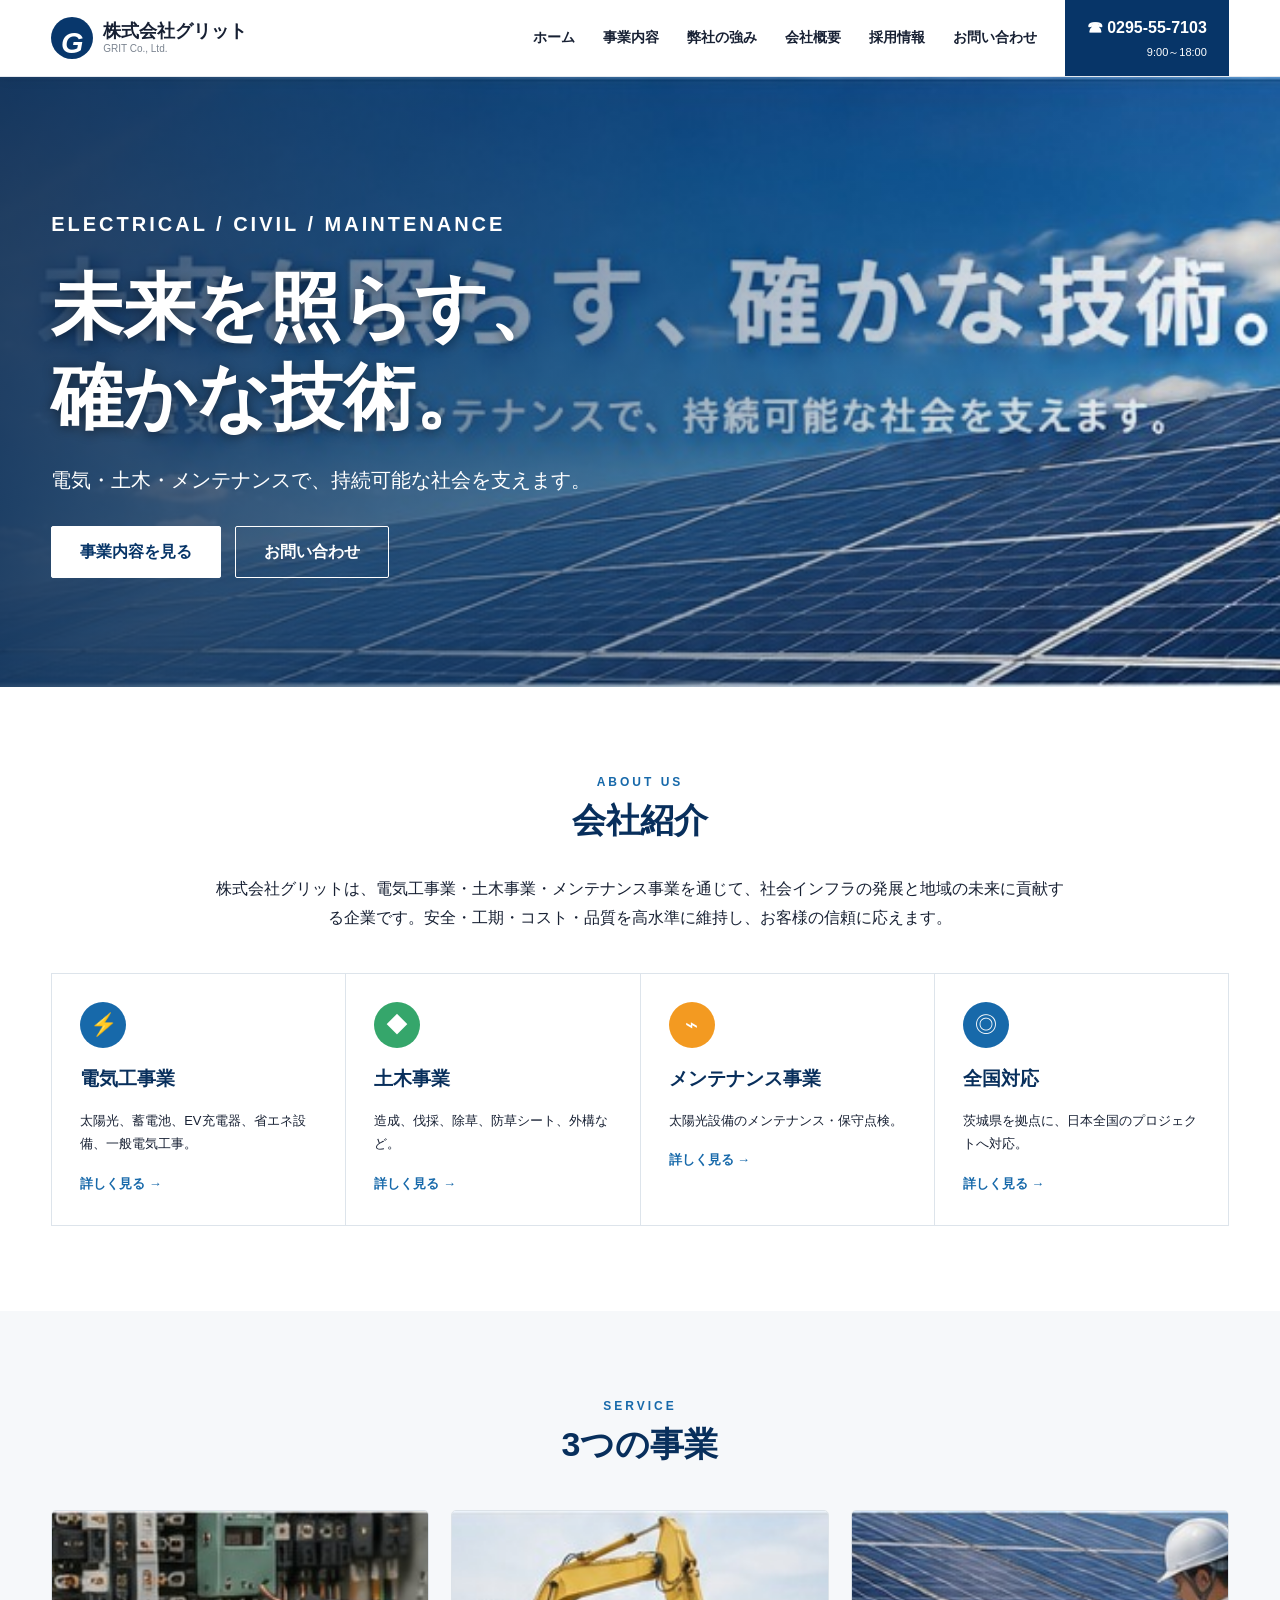
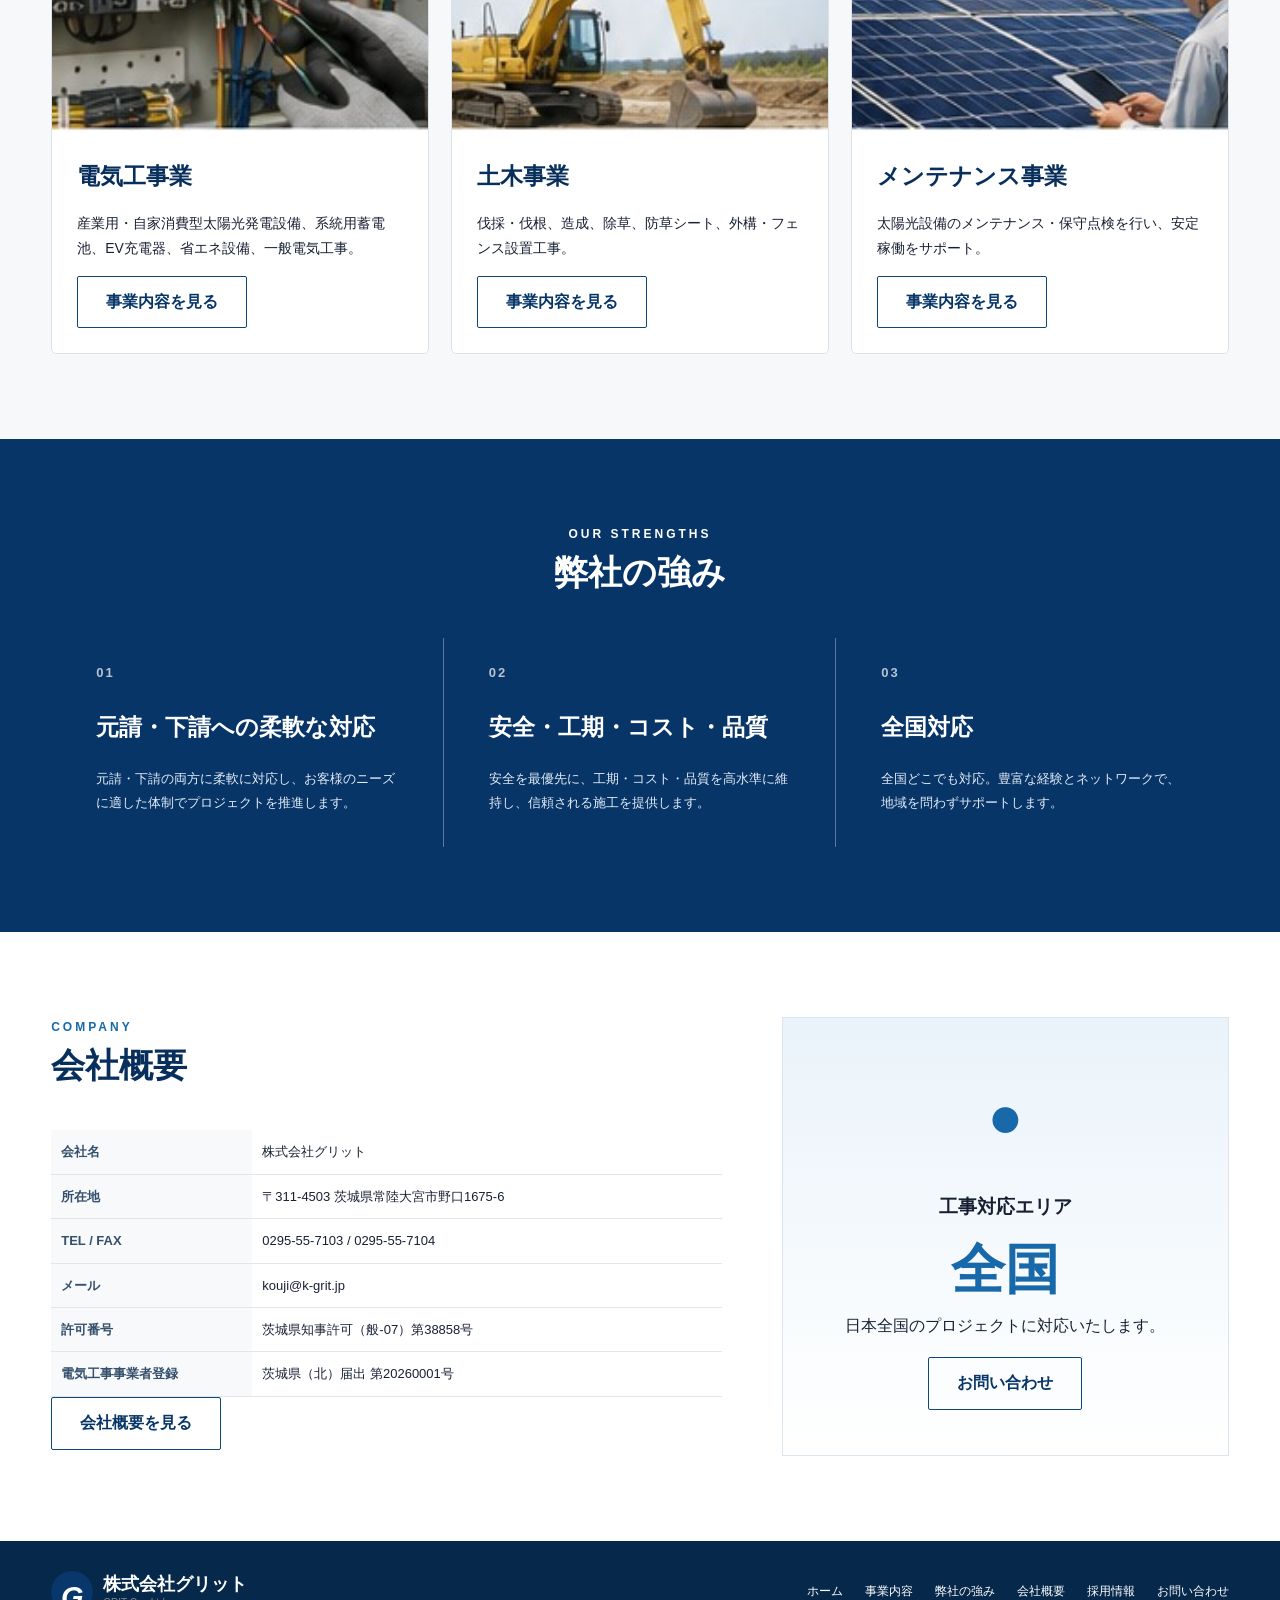
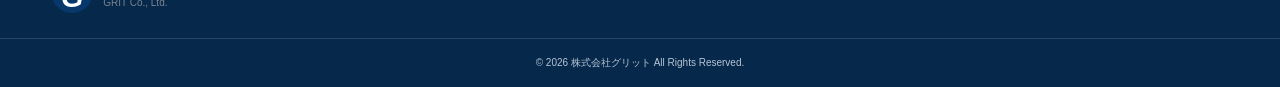
<file: index.html>
<!doctype html>
<html lang="ja">
    <head>
        <meta charset="utf-8" />
        <meta name="viewport" content="width=device-width,initial-scale=1" />
        <meta name="description" content="株式会社グリット｜電気工事・土木事業・メンテナンス。全国対応。" />
        <title>株式会社グリット｜ホーム</title>
        <link rel="stylesheet" href="style.css" />
    </head>
    <body>
        <header class="header">
            <div class="container nav">
                <a class="logo" href="index.html">
                    <span class="logo-mark">G</span>
                    <span>
                        <b>株式会社グリット</b>
                        <small>GRIT Co., Ltd.</small>
                    </span>
                </a>
                <button class="menu-btn">☰</button>
                <nav id="navMenu">
                    <a href="index.html">ホーム</a>
                    <a href="services.html">事業内容</a>
                    <a href="strengths.html">弊社の強み</a>
                    <a href="company.html">会社概要</a>
                    <a href="recruit.html">採用情報</a>
                    <a href="contact.html">お問い合わせ</a>
                </nav>
                <a class="header-tel" href="tel:0295557103">
                    ☎ 0295-55-7103
                    <small>9:00～18:00</small>
                </a>
            </div>
        </header>
        <section class="hero">
            <div class="container hero-content">
                <p class="eyebrow">ELECTRICAL / CIVIL / MAINTENANCE</p>
                <h1>
                    未来を照らす、
                    <br />
                    確かな技術。
                </h1>
                <p>電気・土木・メンテナンスで、持続可能な社会を支えます。</p>
                <div class="buttons">
                    <a class="btn light" href="services.html">事業内容を見る</a>
                    <a class="btn" href="contact.html" style="color:#fff;border-color:#fff">お問い合わせ</a>
                </div>
            </div>
        </section>
        <section class="section">
            <div class="container">
                <div class="section-head">
                    <span>ABOUT US</span>
                    <h2>会社紹介</h2>
                </div>
                <p class="lead">
                    株式会社グリットは、電気工事業・土木事業・メンテナンス事業を通じて、社会インフラの発展と地域の未来に貢献する企業です。安全・工期・コスト・品質を高水準に維持し、お客様の信頼に応えます。
                </p>
                <div class="quick-grid">
                    <article>
                        <div class="icon">⚡</div>
                        <h3>電気工事業</h3>
                        <p>太陽光、蓄電池、EV充電器、省エネ設備、一般電気工事。</p>
                        <a href="services.html">詳しく見る →</a>
                    </article>
                    <article>
                        <div class="icon green">◆</div>
                        <h3>土木事業</h3>
                        <p>造成、伐採、除草、防草シート、外構など。</p>
                        <a href="services.html">詳しく見る →</a>
                    </article>
                    <article>
                        <div class="icon orange">⌁</div>
                        <h3>メンテナンス事業</h3>
                        <p>太陽光設備のメンテナンス・保守点検。</p>
                        <a href="services.html">詳しく見る →</a>
                    </article>
                    <article>
                        <div class="icon">◎</div>
                        <h3>全国対応</h3>
                        <p>茨城県を拠点に、日本全国のプロジェクトへ対応。</p>
                        <a href="strengths.html">詳しく見る →</a>
                    </article>
                </div>
            </div>
        </section>
        <section class="section alt">
            <div class="container">
                <div class="section-head">
                    <span>SERVICE</span>
                    <h2>3つの事業</h2>
                </div>
                <div class="cards">
                    <article class="service-card">
                        <img src="images/electrical.jpg" alt="電気工事" />
                        <div>
                            <h3>電気工事業</h3>
                            <p>産業用・自家消費型太陽光発電設備、系統用蓄電池、EV充電器、省エネ設備、一般電気工事。</p>
                            <a class="btn outline" href="services.html">事業内容を見る</a>
                        </div>
                    </article>
                    <article class="service-card">
                        <img src="images/civil.jpg" alt="土木工事" />
                        <div>
                            <h3>土木事業</h3>
                            <p>伐採・伐根、造成、除草、防草シート、外構・フェンス設置工事。</p>
                            <a class="btn outline" href="services.html">事業内容を見る</a>
                        </div>
                    </article>
                    <article class="service-card">
                        <img src="images/maintenance.jpg" alt="太陽光メンテナンス" />
                        <div>
                            <h3>メンテナンス事業</h3>
                            <p>太陽光設備のメンテナンス・保守点検を行い、安定稼働をサポート。</p>
                            <a class="btn outline" href="services.html">事業内容を見る</a>
                        </div>
                    </article>
                </div>
            </div>
        </section>
        <section class="section strength">
            <div class="container">
                <div class="section-head light">
                    <span>OUR STRENGTHS</span>
                    <h2>弊社の強み</h2>
                </div>
                <div class="strength-grid">
                    <article>
                        <b>01</b>
                        <h3>元請・下請への柔軟な対応</h3>
                        <p>元請・下請の両方に柔軟に対応し、お客様のニーズに適した体制でプロジェクトを推進します。</p>
                    </article>
                    <article>
                        <b>02</b>
                        <h3>安全・工期・コスト・品質</h3>
                        <p>安全を最優先に、工期・コスト・品質を高水準に維持し、信頼される施工を提供します。</p>
                    </article>
                    <article>
                        <b>03</b>
                        <h3>全国対応</h3>
                        <p>全国どこでも対応。豊富な経験とネットワークで、地域を問わずサポートします。</p>
                    </article>
                </div>
            </div>
        </section>
        <section class="section">
            <div class="container two-col">
                <div>
                    <div class="section-head left">
                        <span>COMPANY</span>
                        <h2>会社概要</h2>
                    </div>
                    <table class="company-table">
                        <tr>
                            <th>会社名</th>
                            <td>株式会社グリット</td>
                        </tr>
                        <tr>
                            <th>所在地</th>
                            <td>〒311-4503 茨城県常陸大宮市野口1675-6</td>
                        </tr>
                        <tr>
                            <th>TEL / FAX</th>
                            <td>0295-55-7103 / 0295-55-7104</td>
                        </tr>
                        <tr>
                            <th>メール</th>
                            <td>kouji@k-grit.jp</td>
                        </tr>
                        <tr>
                            <th>許可番号</th>
                            <td>茨城県知事許可（般-07）第38858号</td>
                        </tr>
                        <tr>
                            <th>電気工事事業者登録</th>
                            <td>茨城県（北）届出 第20260001号</td>
                        </tr>
                    </table>
                    <a class="btn outline" href="company.html">会社概要を見る</a>
                </div>
                <div class="map-box">
                    <div class="map-pin">●</div>
                    <h3>工事対応エリア</h3>
                    <strong>全国</strong>
                    <p>日本全国のプロジェクトに対応いたします。</p>
                    <a class="btn outline" href="contact.html">お問い合わせ</a>
                </div>
            </div>
        </section>
        <footer>
            <div class="container footer">
                <div class="logo">
                    <span class="logo-mark">G</span>
                    <span>
                        <b>株式会社グリット</b>
                        <small>GRIT Co., Ltd.</small>
                    </span>
                </div>
                <div class="footer-nav">
                    <a href="index.html">ホーム</a>
                    <a href="services.html">事業内容</a>
                    <a href="strengths.html">弊社の強み</a>
                    <a href="company.html">会社概要</a>
                    <a href="recruit.html">採用情報</a>
                    <a href="contact.html">お問い合わせ</a>
                </div>
            </div>
            <p class="copyright">© 2026 株式会社グリット All Rights Reserved.</p>
        </footer>
        <script src="script.js"></script>
    </body>
</html>
</file>
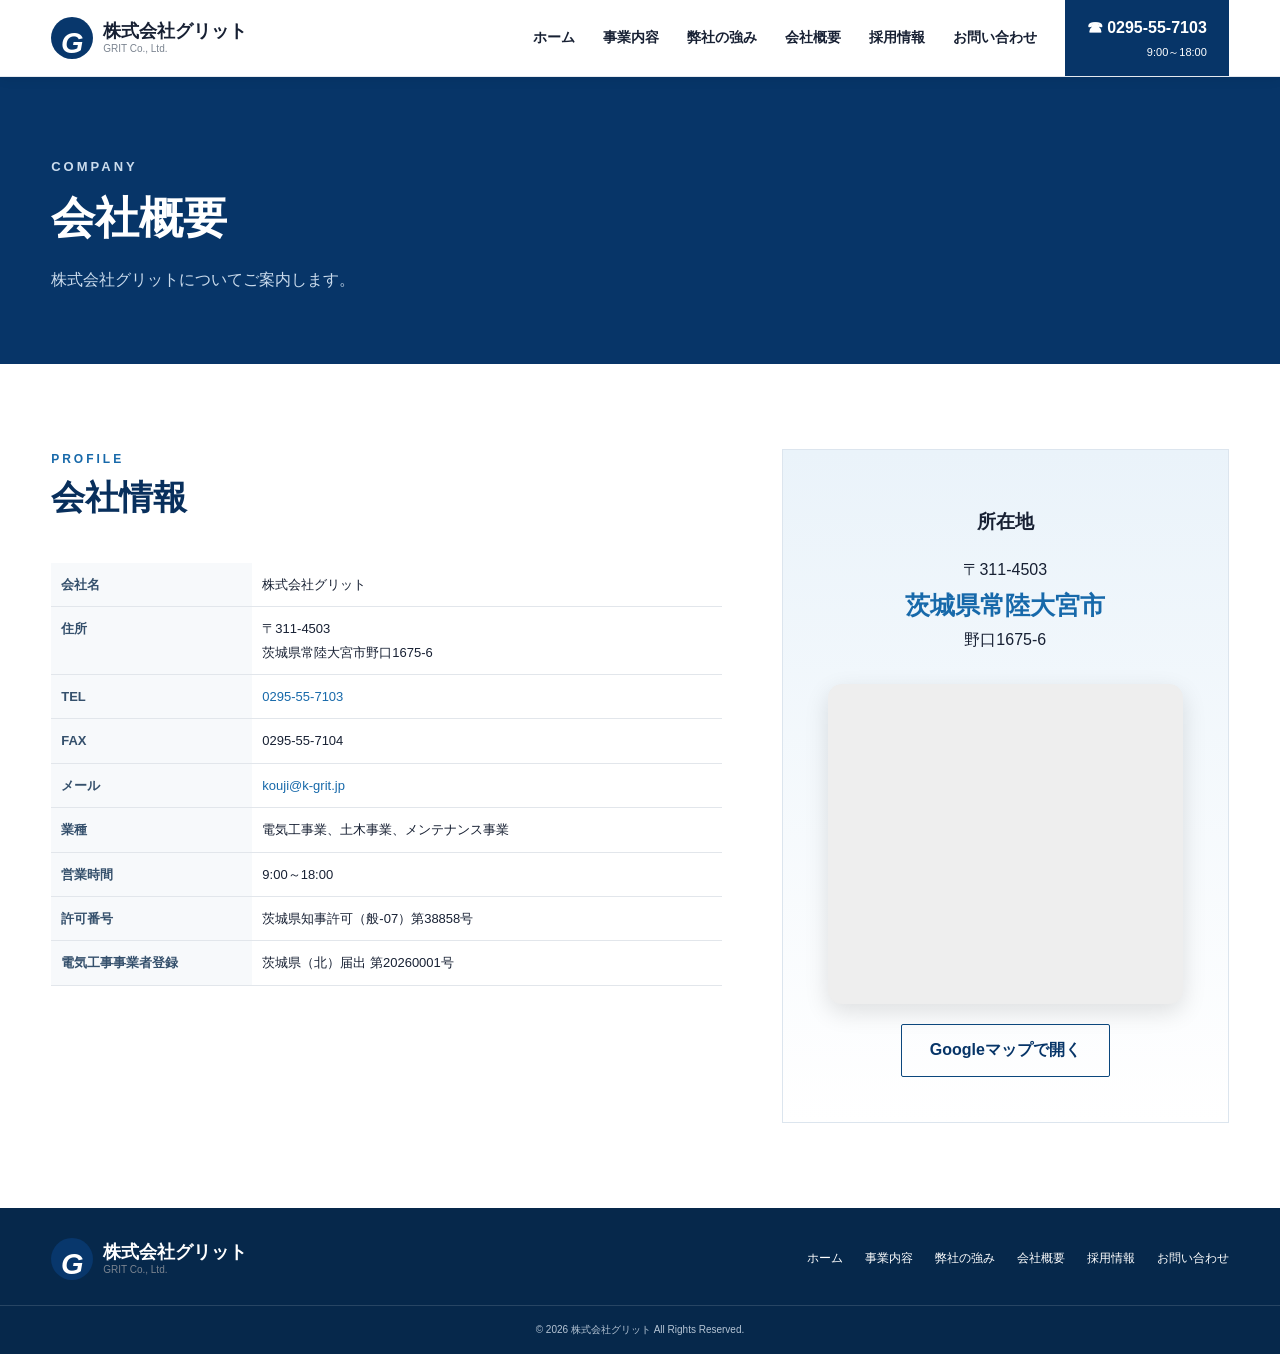
<file: company.html>
<!doctype html>
<html lang="ja">
    <head>
        <meta charset="utf-8" />
        <meta name="viewport" content="width=device-width,initial-scale=1" />
        <title>会社概要｜株式会社グリット</title>
        <link rel="stylesheet" href="style.css" />
    </head>
    <body>
        <header class="header">
            <div class="container nav">
                <a class="logo" href="index.html">
                    <span class="logo-mark">G</span>
                    <span>
                        <b>株式会社グリット</b>
                        <small>GRIT Co., Ltd.</small>
                    </span>
                </a>
                <button class="menu-btn">☰</button>
                <nav id="navMenu">
                    <a href="index.html">ホーム</a>
                    <a href="services.html">事業内容</a>
                    <a href="strengths.html">弊社の強み</a>
                    <a href="company.html">会社概要</a>
                    <a href="recruit.html">採用情報</a>
                    <a href="contact.html">お問い合わせ</a>
                </nav>
                <a class="header-tel" href="tel:0295557103">
                    ☎ 0295-55-7103
                    <small>9:00～18:00</small>
                </a>
            </div>
        </header>
        <section class="page-hero">
            <div class="container">
                <p class="eyebrow">COMPANY</p>
                <h1>会社概要</h1>
                <p>株式会社グリットについてご案内します。</p>
            </div>
        </section>
        <section class="section">
            <div class="container two-col">
                <div>
                    <div class="section-head left">
                        <span>PROFILE</span>
                        <h2>会社情報</h2>
                    </div>
                    <table class="company-table">
                        <tr>
                            <th>会社名</th>
                            <td>株式会社グリット</td>
                        </tr>
                        <tr>
                            <th>住所</th>
                            <td>
                                〒311-4503
                                <br />
                                茨城県常陸大宮市野口1675-6
                            </td>
                        </tr>
                        <tr>
                            <th>TEL</th>
                            <td><a href="tel:0295557103">0295-55-7103</a></td>
                        </tr>
                        <tr>
                            <th>FAX</th>
                            <td>0295-55-7104</td>
                        </tr>
                        <tr>
                            <th>メール</th>
                            <td><a href="mailto:kouji@k-grit.jp">kouji@k-grit.jp</a></td>
                        </tr>
                        <tr>
                            <th>業種</th>
                            <td>電気工事業、土木事業、メンテナンス事業</td>
                        </tr>
                        <tr>
                            <th>営業時間</th>
                            <td>9:00～18:00</td>
                        </tr>
                        <tr>
                            <th>許可番号</th>
                            <td>茨城県知事許可（般-07）第38858号</td>
                        </tr>
                        <tr>
                            <th>電気工事事業者登録</th>
                            <td>茨城県（北）届出 第20260001号</td>
                        </tr>
                    </table>
                </div>
                <div class="map-box">
                    <h3 style="margin: 0.5em;">所在地</h3>
                    <p style="margin: 0.5em;">〒311-4503</p>
                    <strong style="font-size:25px">茨城県常陸大宮市</strong>
                    <p style="margin: 0.5em;">野口1675-6</p>
                    <div class="google-map">
                        <iframe
                            src="https://www.google.com/maps?q=茨城県常陸大宮市野口1675-6&output=embed"
                            width="100%"
                            height="320"
                            style="border:0;"
                            allowfullscreen=""
                            loading="lazy"
                            referrerpolicy="no-referrer-when-downgrade"
                            title="株式会社グリット 所在地 Googleマップ">
                        </iframe>
                    </div>
                    <a
                        class="btn outline map-link"
                        href="https://www.google.com/maps/search/?api=1&query=茨城県常陸大宮市野口1675-6"
                        target="_blank"
                        rel="noopener noreferrer">
                        Googleマップで開く
                    </a>
                </div>
            </div>
        </section>
        <footer>
            <div class="container footer">
                <div class="logo">
                    <span class="logo-mark">G</span>
                    <span>
                        <b>株式会社グリット</b>
                        <small>GRIT Co., Ltd.</small>
                    </span>
                </div>
                <div class="footer-nav">
                    <a href="index.html">ホーム</a>
                    <a href="services.html">事業内容</a>
                    <a href="strengths.html">弊社の強み</a>
                    <a href="company.html">会社概要</a>
                    <a href="recruit.html">採用情報</a>
                    <a href="contact.html">お問い合わせ</a>
                </div>
            </div>
            <p class="copyright">© 2026 株式会社グリット All Rights Reserved.</p>
        </footer>
        <script src="script.js"></script>
    </body>
</html>
</file>
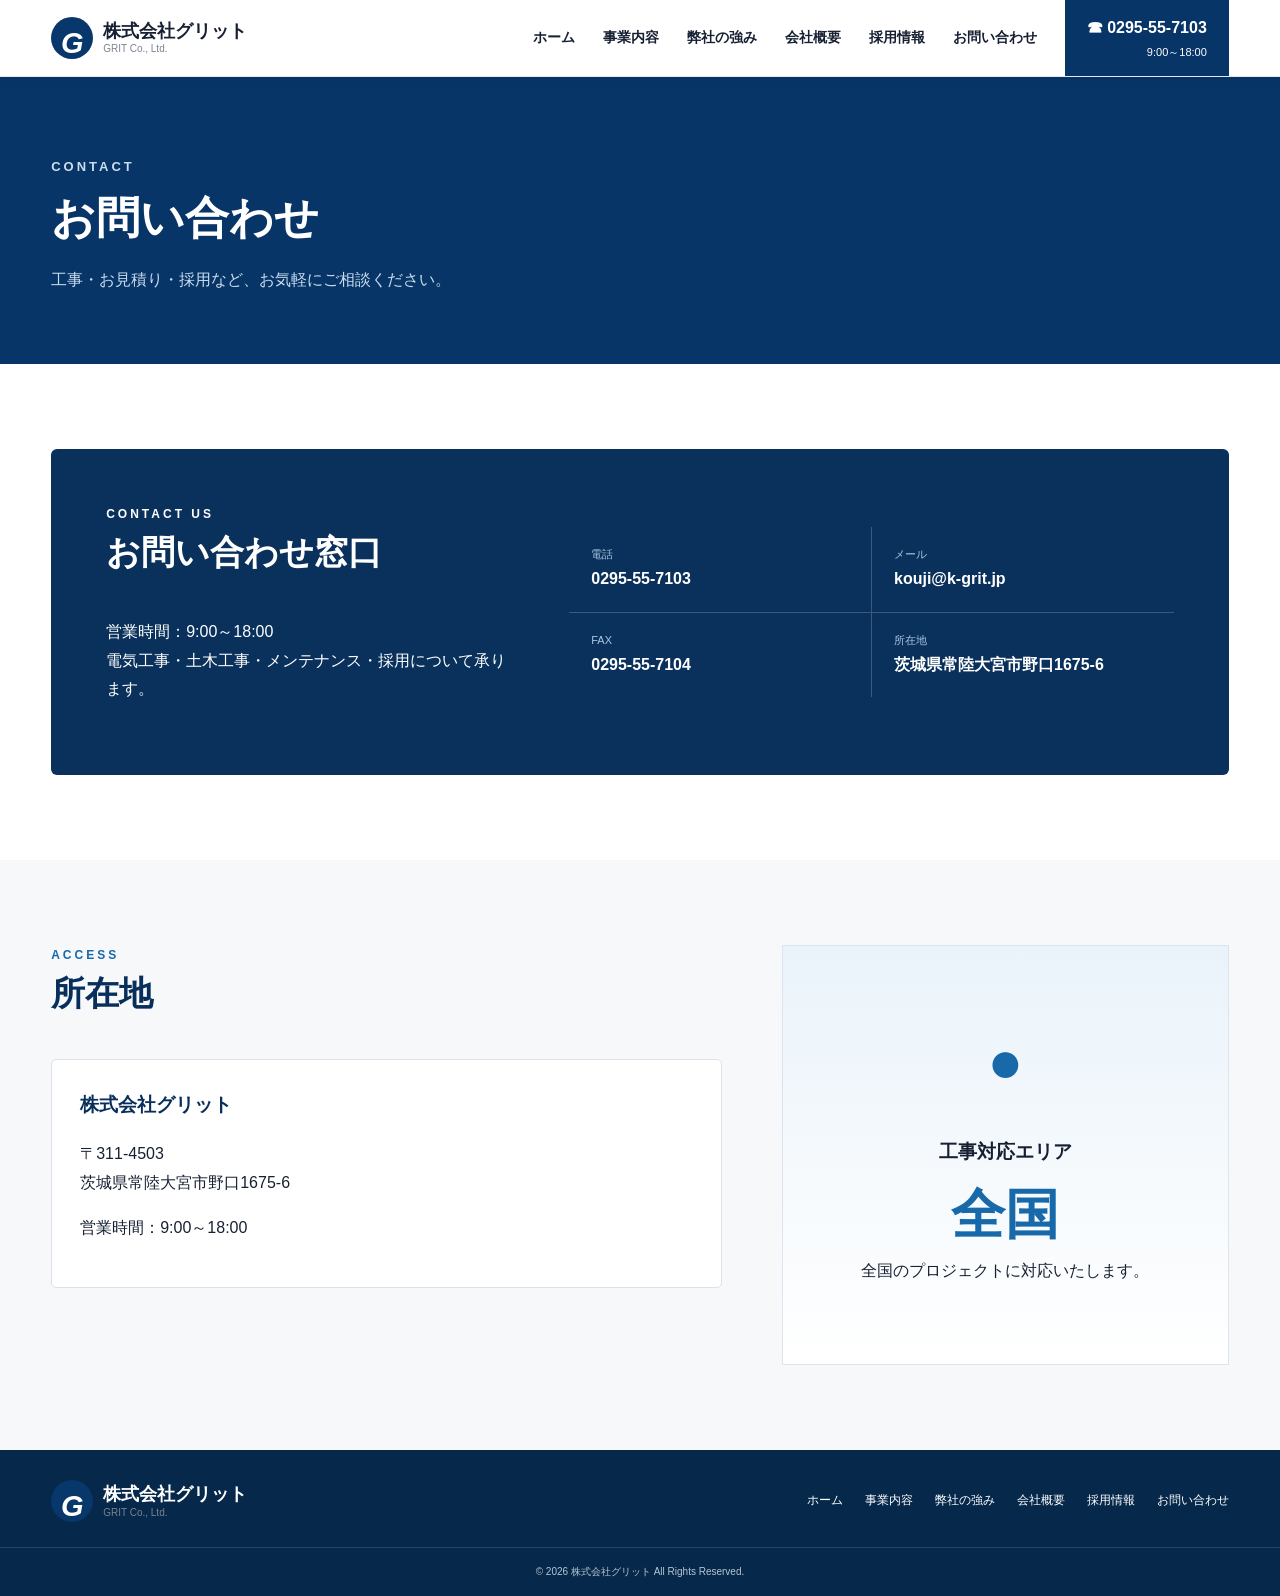
<file: contact.html>
<!doctype html>
<html lang="ja">
    <head>
        <meta charset="utf-8" />
        <meta name="viewport" content="width=device-width,initial-scale=1" />
        <title>お問い合わせ｜株式会社グリット</title>
        <link rel="stylesheet" href="style.css" />
    </head>
    <body>
        <header class="header">
            <div class="container nav">
                <a class="logo" href="index.html">
                    <span class="logo-mark">G</span>
                    <span>
                        <b>株式会社グリット</b>
                        <small>GRIT Co., Ltd.</small>
                    </span>
                </a>
                <button class="menu-btn">☰</button>
                <nav id="navMenu">
                    <a href="index.html">ホーム</a>
                    <a href="services.html">事業内容</a>
                    <a href="strengths.html">弊社の強み</a>
                    <a href="company.html">会社概要</a>
                    <a href="recruit.html">採用情報</a>
                    <a href="contact.html">お問い合わせ</a>
                </nav>
                <a class="header-tel" href="tel:0295557103">
                    ☎ 0295-55-7103
                    <small>9:00～18:00</small>
                </a>
            </div>
        </header>
        <section class="page-hero">
            <div class="container">
                <p class="eyebrow">CONTACT</p>
                <h1>お問い合わせ</h1>
                <p>工事・お見積り・採用など、お気軽にご相談ください。</p>
            </div>
        </section>
        <section class="section">
            <div class="container">
                <div class="contact" style="border-radius:6px">
                    <div class="contact-inner" style="padding:55px">
                        <div>
                            <div class="section-head light left">
                                <span>CONTACT US</span>
                                <h2>お問い合わせ窓口</h2>
                            </div>
                            <p>
                                営業時間：9:00～18:00
                                <br />
                                電気工事・土木工事・メンテナンス・採用について承ります。
                            </p>
                        </div>
                        <div class="contact-items">
                            <a href="tel:0295557103">
                                <small>電話</small>
                                <b>0295-55-7103</b>
                            </a>
                            <a href="mailto:kouji@k-grit.jp">
                                <small>メール</small>
                                <b>kouji@k-grit.jp</b>
                            </a>
                            <div>
                                <small>FAX</small>
                                <b>0295-55-7104</b>
                            </div>
                            <div>
                                <small>所在地</small>
                                <b>茨城県常陸大宮市野口1675-6</b>
                            </div>
                        </div>
                    </div>
                </div>
            </div>
        </section>
        <section class="section alt">
            <div class="container two-col">
                <div>
                    <div class="section-head left">
                        <span>ACCESS</span>
                        <h2>所在地</h2>
                    </div>
                    <div class="detail">
                        <h3>株式会社グリット</h3>
                        <p>
                            〒311-4503
                            <br />
                            茨城県常陸大宮市野口1675-6
                        </p>
                        <p>営業時間：9:00～18:00</p>
                    </div>
                </div>
                <div class="map-box">
                    <div class="map-pin">●</div>
                    <h3>工事対応エリア</h3>
                    <strong>全国</strong>
                    <p>全国のプロジェクトに対応いたします。</p>
                </div>
            </div>
        </section>
        <footer>
            <div class="container footer">
                <div class="logo">
                    <span class="logo-mark">G</span>
                    <span>
                        <b>株式会社グリット</b>
                        <small>GRIT Co., Ltd.</small>
                    </span>
                </div>
                <div class="footer-nav">
                    <a href="index.html">ホーム</a>
                    <a href="services.html">事業内容</a>
                    <a href="strengths.html">弊社の強み</a>
                    <a href="company.html">会社概要</a>
                    <a href="recruit.html">採用情報</a>
                    <a href="contact.html">お問い合わせ</a>
                </div>
            </div>
            <p class="copyright">© 2026 株式会社グリット All Rights Reserved.</p>
        </footer>
        <script src="script.js"></script>
    </body>
</html>
</file>
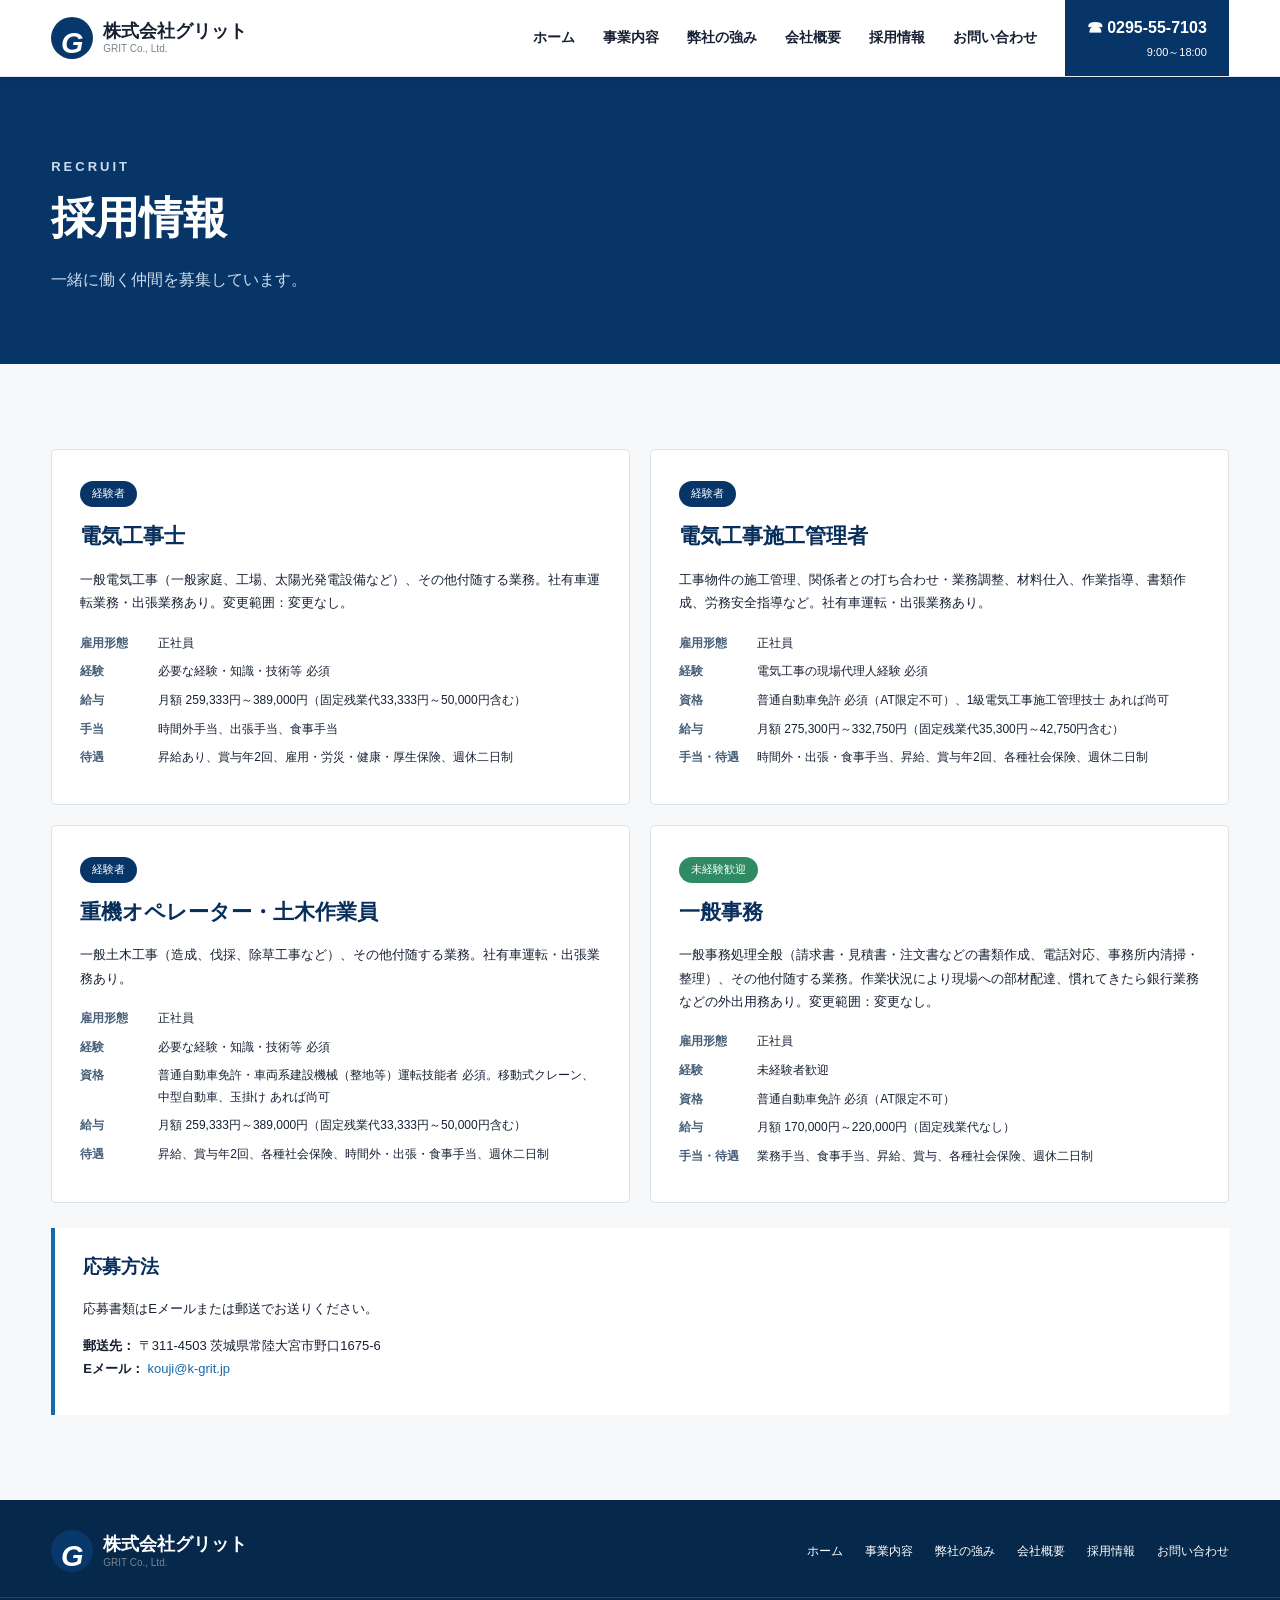
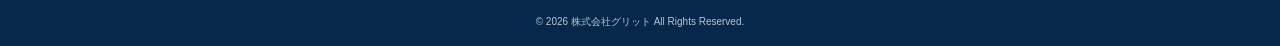
<file: recruit.html>
<!doctype html>
<html lang="ja">
    <head>
        <meta charset="utf-8" />
        <meta name="viewport" content="width=device-width,initial-scale=1" />
        <title>採用情報｜株式会社グリット</title>
        <link rel="stylesheet" href="style.css" />
    </head>
    <body>
        <header class="header">
            <div class="container nav">
                <a class="logo" href="index.html">
                    <span class="logo-mark">G</span>
                    <span>
                        <b>株式会社グリット</b>
                        <small>GRIT Co., Ltd.</small>
                    </span>
                </a>
                <button class="menu-btn">☰</button>
                <nav id="navMenu">
                    <a href="index.html">ホーム</a>
                    <a href="services.html">事業内容</a>
                    <a href="strengths.html">弊社の強み</a>
                    <a href="company.html">会社概要</a>
                    <a href="recruit.html">採用情報</a>
                    <a href="contact.html">お問い合わせ</a>
                </nav>
                <a class="header-tel" href="tel:0295557103">
                    ☎ 0295-55-7103
                    <small>9:00～18:00</small>
                </a>
            </div>
        </header>
        <section class="page-hero">
            <div class="container">
                <p class="eyebrow">RECRUIT</p>
                <h1>採用情報</h1>
                <p>一緒に働く仲間を募集しています。</p>
            </div>
        </section>
        <section class="section alt">
            <div class="container">
                <div class="jobs">
                    <article>
                        <span class="job-tag">経験者</span>
                        <h3>電気工事士</h3>
                        <p>
                            一般電気工事（一般家庭、工場、太陽光発電設備など）、その他付随する業務。社有車運転業務・出張業務あり。変更範囲：変更なし。
                        </p>
                        <dl>
                            <dt>雇用形態</dt>
                            <dd>正社員</dd>
                            <dt>経験</dt>
                            <dd>必要な経験・知識・技術等 必須</dd>
                            <dt>給与</dt>
                            <dd>月額 259,333円～389,000円（固定残業代33,333円～50,000円含む）</dd>
                            <dt>手当</dt>
                            <dd>時間外手当、出張手当、食事手当</dd>
                            <dt>待遇</dt>
                            <dd>昇給あり、賞与年2回、雇用・労災・健康・厚生保険、週休二日制</dd>
                        </dl>
                    </article>
                    <article>
                        <span class="job-tag">経験者</span>
                        <h3>電気工事施工管理者</h3>
                        <p>
                            工事物件の施工管理、関係者との打ち合わせ・業務調整、材料仕入、作業指導、書類作成、労務安全指導など。社有車運転・出張業務あり。
                        </p>
                        <dl>
                            <dt>雇用形態</dt>
                            <dd>正社員</dd>
                            <dt>経験</dt>
                            <dd>電気工事の現場代理人経験 必須</dd>
                            <dt>資格</dt>
                            <dd>普通自動車免許 必須（AT限定不可）、1級電気工事施工管理技士 あれば尚可</dd>
                            <dt>給与</dt>
                            <dd>月額 275,300円～332,750円（固定残業代35,300円～42,750円含む）</dd>
                            <dt>手当・待遇</dt>
                            <dd>時間外・出張・食事手当、昇給、賞与年2回、各種社会保険、週休二日制</dd>
                        </dl>
                    </article>
                    <article>
                        <span class="job-tag">経験者</span>
                        <h3>重機オペレーター・土木作業員</h3>
                        <p>一般土木工事（造成、伐採、除草工事など）、その他付随する業務。社有車運転・出張業務あり。</p>
                        <dl>
                            <dt>雇用形態</dt>
                            <dd>正社員</dd>
                            <dt>経験</dt>
                            <dd>必要な経験・知識・技術等 必須</dd>
                            <dt>資格</dt>
                            <dd>
                                普通自動車免許・車両系建設機械（整地等）運転技能者
                                必須。移動式クレーン、中型自動車、玉掛け あれば尚可
                            </dd>
                            <dt>給与</dt>
                            <dd>月額 259,333円～389,000円（固定残業代33,333円～50,000円含む）</dd>
                            <dt>待遇</dt>
                            <dd>昇給、賞与年2回、各種社会保険、時間外・出張・食事手当、週休二日制</dd>
                        </dl>
                    </article>
                    <article>
                        <span class="job-tag welcome">未経験歓迎</span>
                        <h3>一般事務</h3>
                        <p>
                            一般事務処理全般（請求書・見積書・注文書などの書類作成、電話対応、事務所内清掃・整理）、その他付随する業務。作業状況により現場への部材配達、慣れてきたら銀行業務などの外出用務あり。変更範囲：変更なし。
                        </p>
                        <dl>
                            <dt>雇用形態</dt>
                            <dd>正社員</dd>
                            <dt>経験</dt>
                            <dd>未経験者歓迎</dd>
                            <dt>資格</dt>
                            <dd>普通自動車免許 必須（AT限定不可）</dd>
                            <dt>給与</dt>
                            <dd>月額 170,000円～220,000円（固定残業代なし）</dd>
                            <dt>手当・待遇</dt>
                            <dd>業務手当、食事手当、昇給、賞与、各種社会保険、週休二日制</dd>
                        </dl>
                    </article>
                </div>
                <div class="apply">
                    <h3>応募方法</h3>
                    <p>応募書類はEメールまたは郵送でお送りください。</p>
                    <p>
                        <b>郵送先：</b>
                        〒311-4503 茨城県常陸大宮市野口1675-6
                        <br />
                        <b>Eメール：</b>
                        <a href="mailto:kouji@k-grit.jp">kouji@k-grit.jp</a>
                    </p>
                </div>
            </div>
        </section>
        <footer>
            <div class="container footer">
                <div class="logo">
                    <span class="logo-mark">G</span>
                    <span>
                        <b>株式会社グリット</b>
                        <small>GRIT Co., Ltd.</small>
                    </span>
                </div>
                <div class="footer-nav">
                    <a href="index.html">ホーム</a>
                    <a href="services.html">事業内容</a>
                    <a href="strengths.html">弊社の強み</a>
                    <a href="company.html">会社概要</a>
                    <a href="recruit.html">採用情報</a>
                    <a href="contact.html">お問い合わせ</a>
                </div>
            </div>
            <p class="copyright">© 2026 株式会社グリット All Rights Reserved.</p>
        </footer>
        <script src="script.js"></script>
    </body>
</html>
</file>
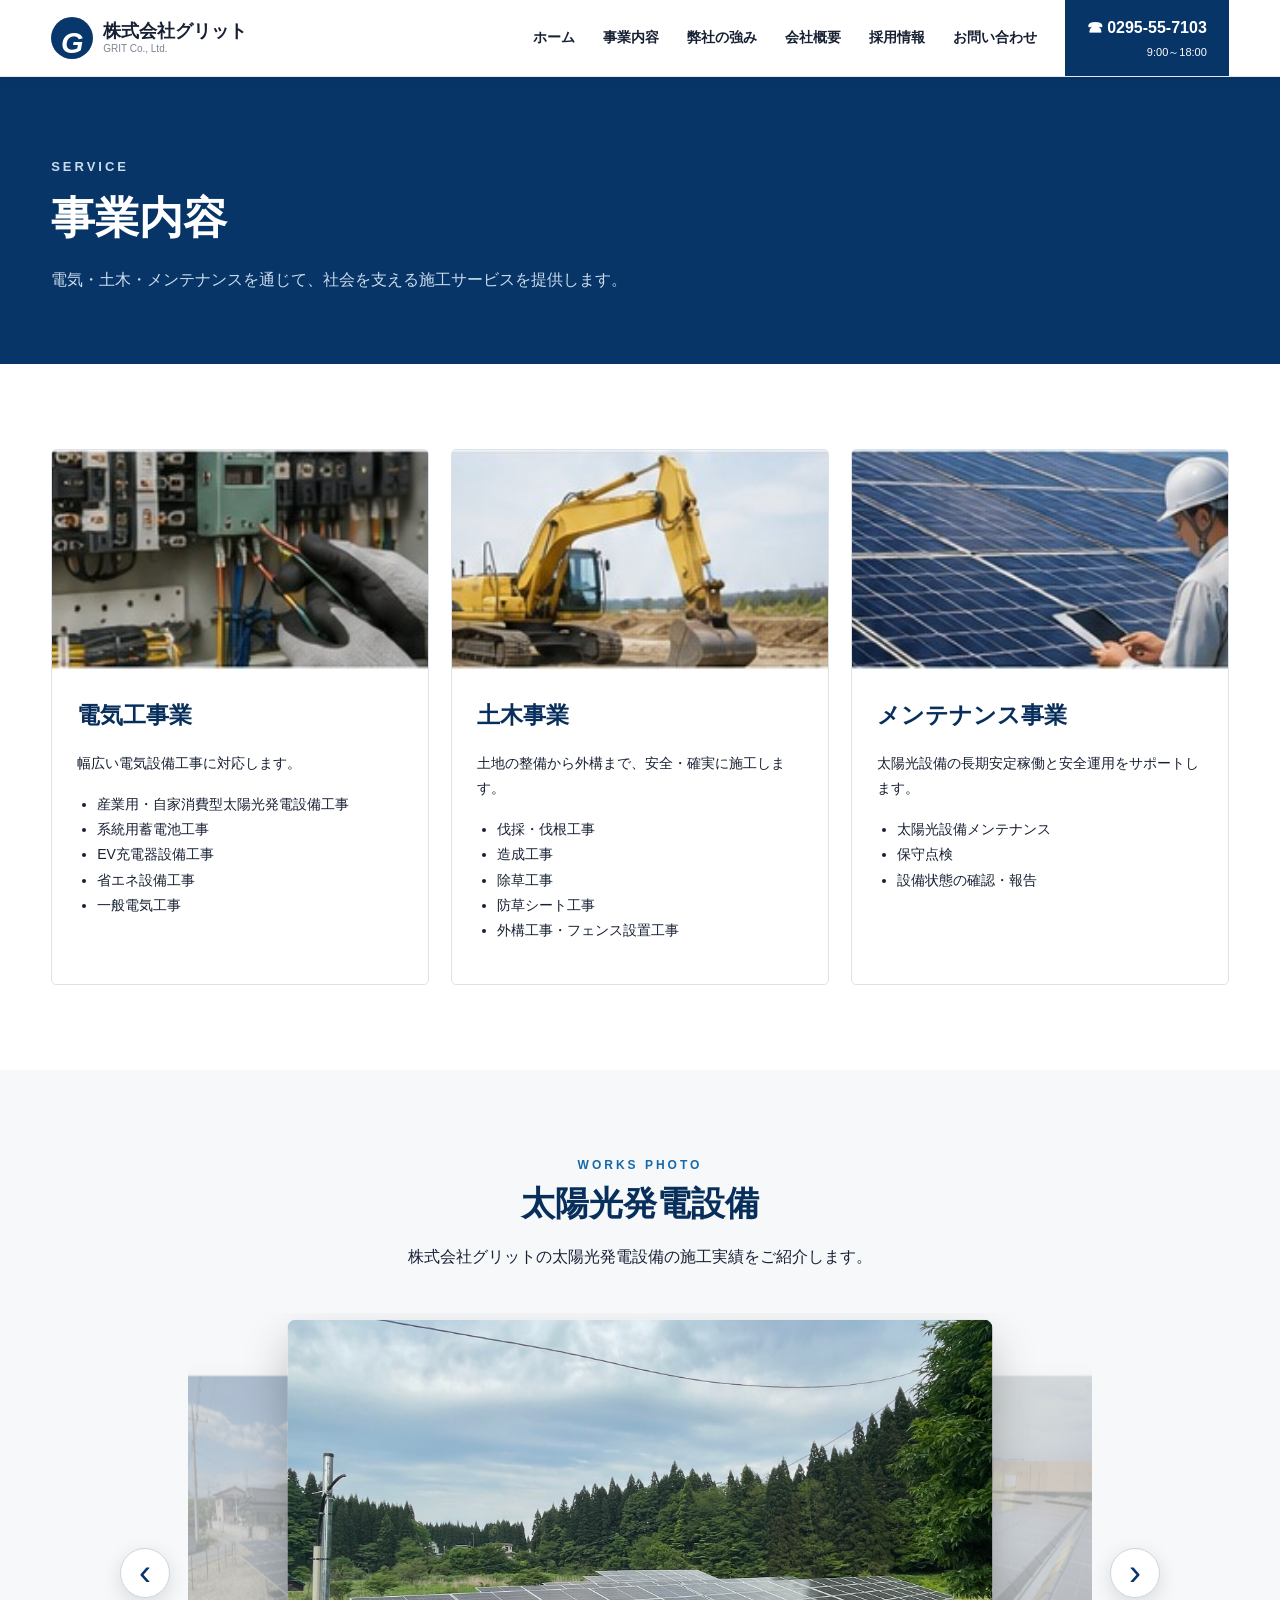
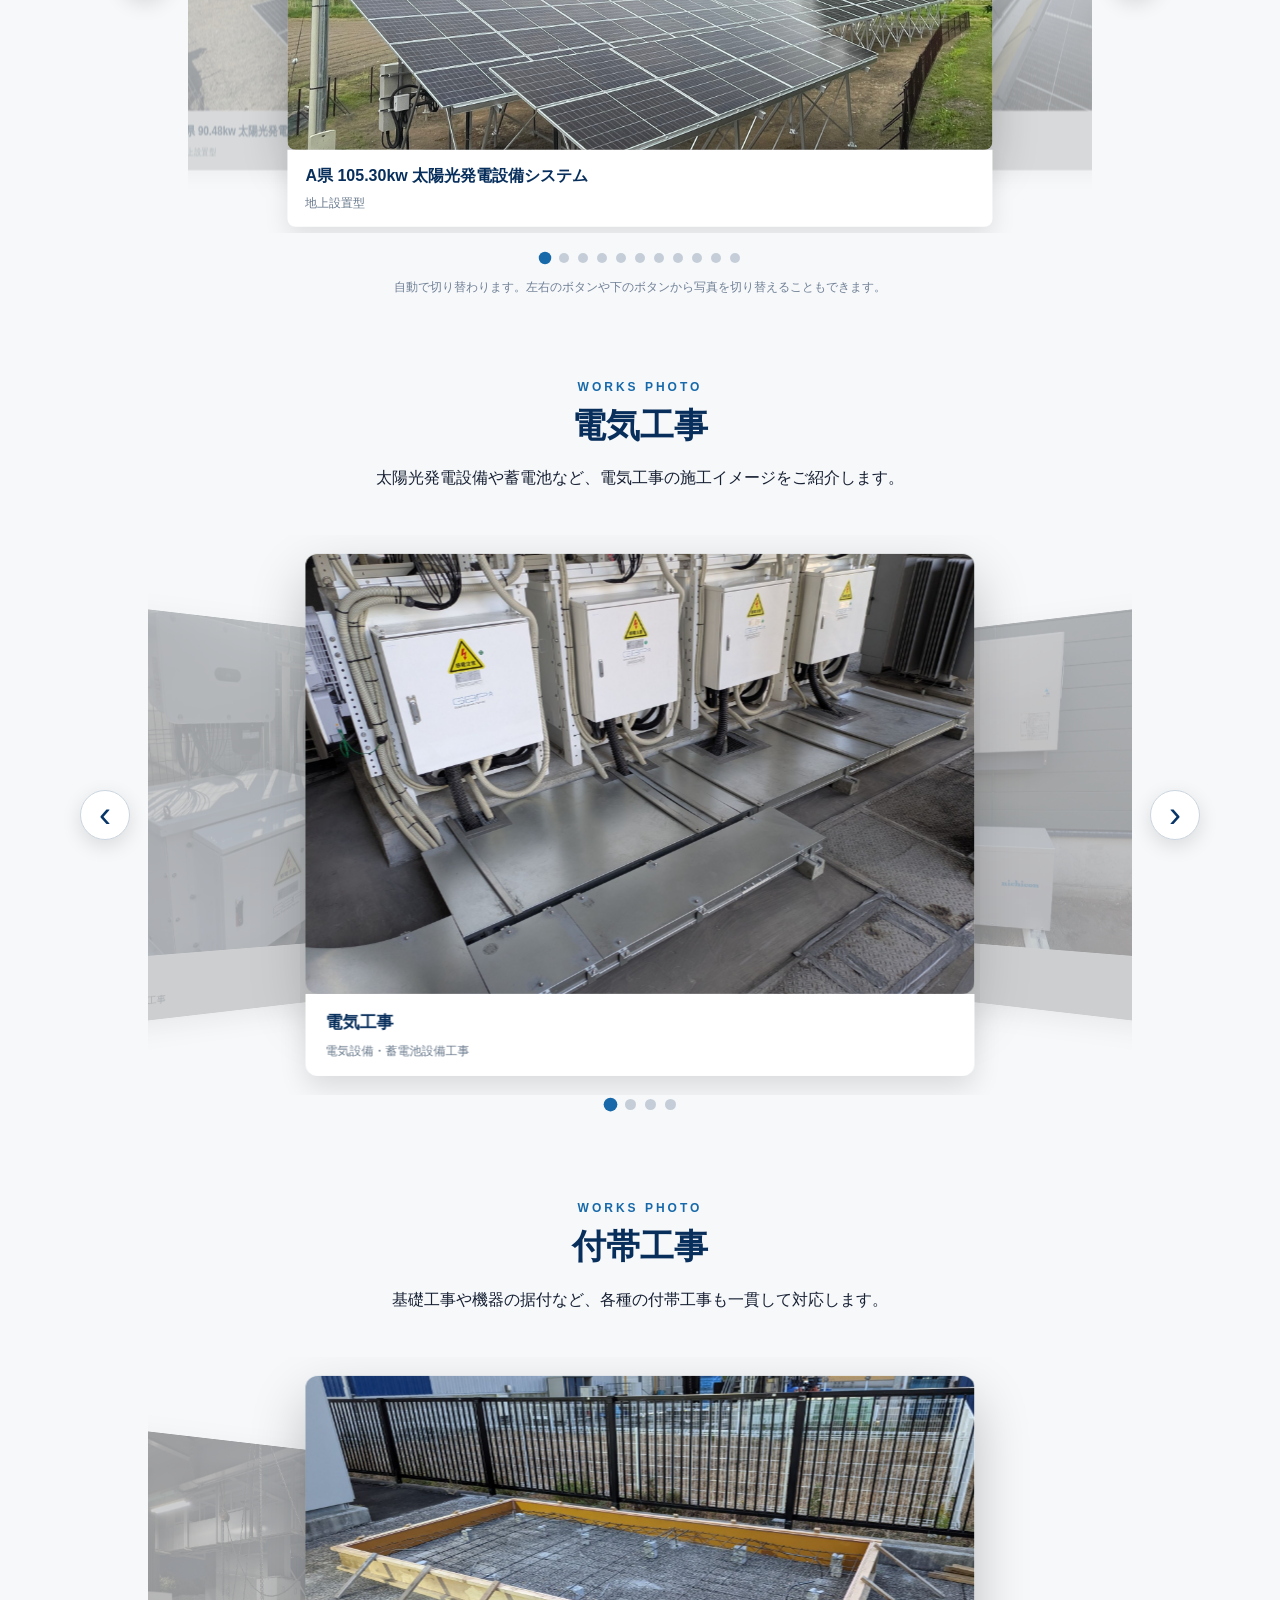
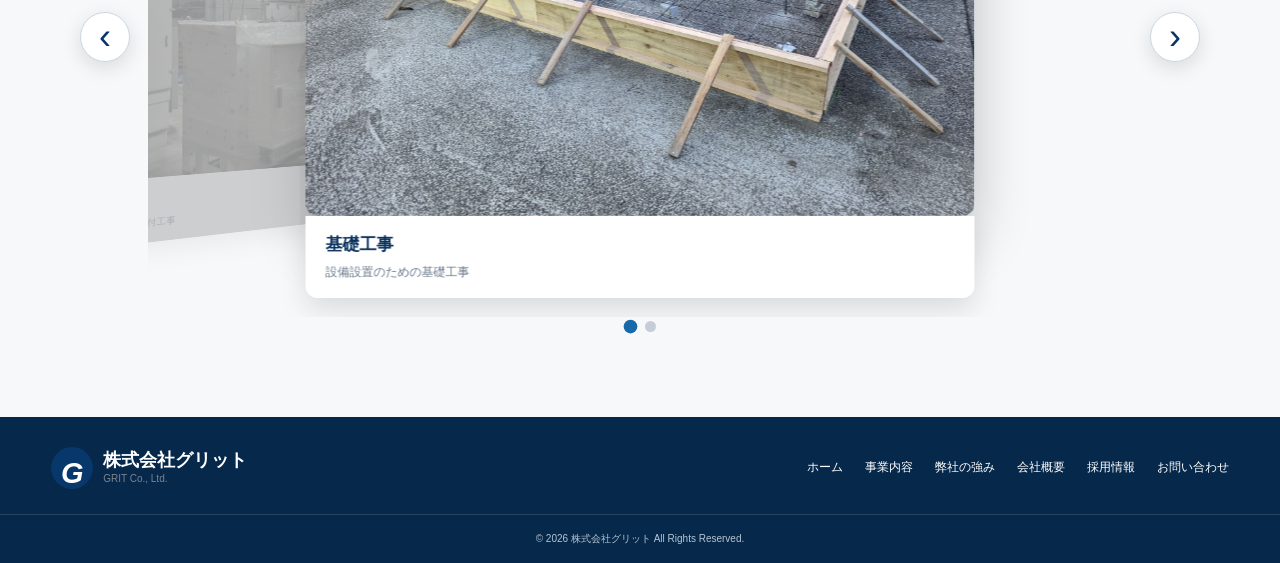
<file: services.html>
<!doctype html>
<html lang="ja">
    <head>
        <meta charset="utf-8" />
        <meta name="viewport" content="width=device-width,initial-scale=1" />
        <title>事業内容｜株式会社グリット</title>
        <link rel="stylesheet" href="style.css" />
    </head>
    <body>
        <header class="header">
            <div class="container nav">
                <a class="logo" href="index.html">
                    <span class="logo-mark">G</span>
                    <span>
                        <b>株式会社グリット</b>
                        <small>GRIT Co., Ltd.</small>
                    </span>
                </a>
                <button class="menu-btn">☰</button>
                <nav id="navMenu">
                    <a href="index.html">ホーム</a>
                    <a href="services.html">事業内容</a>
                    <a href="strengths.html">弊社の強み</a>
                    <a href="company.html">会社概要</a>
                    <a href="recruit.html">採用情報</a>
                    <a href="contact.html">お問い合わせ</a>
                </nav>
                <a class="header-tel" href="tel:0295557103">
                    ☎ 0295-55-7103
                    <small>9:00～18:00</small>
                </a>
            </div>
        </header>
        <section class="page-hero">
            <div class="container">
                <p class="eyebrow">SERVICE</p>
                <h1>事業内容</h1>
                <p>電気・土木・メンテナンスを通じて、社会を支える施工サービスを提供します。</p>
            </div>
        </section>
        <section class="section">
            <div class="container">
                <div class="cards">
                    <article class="service-card">
                        <img src="images/electrical.jpg" alt="電気工事" />
                        <div>
                            <h3>電気工事業</h3>
                            <p>幅広い電気設備工事に対応します。</p>
                            <ul>
                                <li>産業用・自家消費型太陽光発電設備工事</li>
                                <li>系統用蓄電池工事</li>
                                <li>EV充電器設備工事</li>
                                <li>省エネ設備工事</li>
                                <li>一般電気工事</li>
                            </ul>
                        </div>
                    </article>
                    <article class="service-card">
                        <img src="images/civil.jpg" alt="土木事業" />
                        <div>
                            <h3>土木事業</h3>
                            <p>土地の整備から外構まで、安全・確実に施工します。</p>
                            <ul>
                                <li>伐採・伐根工事</li>
                                <li>造成工事</li>
                                <li>除草工事</li>
                                <li>防草シート工事</li>
                                <li>外構工事・フェンス設置工事</li>
                            </ul>
                        </div>
                    </article>
                    <article class="service-card">
                        <img src="images/maintenance.jpg" alt="メンテナンス事業" />
                        <div>
                            <h3>メンテナンス事業</h3>
                            <p>太陽光設備の長期安定稼働と安全運用をサポートします。</p>
                            <ul>
                                <li>太陽光設備メンテナンス</li>
                                <li>保守点検</li>
                                <li>設備状態の確認・報告</li>
                            </ul>
                        </div>
                    </article>
                </div>
            </div>
        </section>
        <section class="section alt">
            <div class="container">
                <div class="section-head">
                    <span>WORKS PHOTO</span>
                    <h2>太陽光発電設備</h2>
                    <p>株式会社グリットの太陽光発電設備の施工実績をご紹介します。</p>
                </div>

                <div class="photo-carousel" aria-label="施工イメージ写真">
                    <button class="carousel-btn prev" type="button" aria-label="前の写真">‹</button>

                    <div class="carousel-stage">
                        <div class="carousel-track">
                            <figure class="carousel-slide is-active">
                                <img src="images/solar-01.jpg" alt="solar-01" />
                                <figcaption>
                                    <strong>A県 105.30kw 太陽光発電設備システム</strong>
                                    <span>地上設置型</span>
                                </figcaption>
                            </figure>
                            <figure class="carousel-slide">
                                <img src="images/solar-02.jpg" alt="solar-02" />
                                <figcaption>
                                    <strong>A県 205.92kw 太陽光発電設備システム</strong>
                                    <span>屋根上設置型</span>
                                </figcaption>
                            </figure>
                            <figure class="carousel-slide">
                                <img src="images/solar-03.jpg" alt="solar-03" />
                                <figcaption>
                                    <strong>C県 499.74kw 太陽光発電設備システム</strong>
                                    <span>屋根上設置型</span>
                                </figcaption>
                            </figure>
                            <figure class="carousel-slide">
                                <img src="images/solar-04.jpg" alt="solar-04" />
                                <figcaption>
                                    <strong>G県 104.78kw 太陽光発電設備システム</strong>
                                    <span>地上設置型</span>
                                </figcaption>
                            </figure>
                            <figure class="carousel-slide">
                                <img src="images/solar-05.jpg" alt="solar-05" />
                                <figcaption>
                                    <strong>I県 81.42kw 太陽光発電設備システム</strong>
                                    <span>地上設置型</span>
                                </figcaption>
                            </figure>
                            <figure class="carousel-slide">
                                <img src="images/solar-06.jpg" alt="solar-06" />
                                <figcaption>
                                    <strong>K県 174.30kw 太陽光発電設備システム</strong>
                                    <span>屋根上設置型</span>
                                </figcaption>
                            </figure>
                            <figure class="carousel-slide">
                                <img src="images/solar-07.jpg" alt="solar-07" />
                                <figcaption>
                                    <strong>M県 67,50kw 太陽光発電設備システム</strong>
                                    <span>屋根上設置型</span>
                                </figcaption>
                            </figure>
                            <figure class="carousel-slide">
                                <img src="images/solar-08.jpg" alt="solar-08" />
                                <figcaption>
                                    <strong>M県 89.70kw 太陽光発電設備システム</strong>
                                    <span>地上設置型</span>
                                </figcaption>
                            </figure>
                            <figure class="carousel-slide">
                                <img src="images/solar-09.jpg" alt="solar-09" />
                                <figcaption>
                                    <strong>太陽光発電設備システム</strong>
                                    <span>地上設置型</span>
                                </figcaption>
                            </figure>
                            <figure class="carousel-slide">
                                <img src="images/solar-10.jpg" alt="solar-10" />
                                <figcaption>
                                    <strong>T県 82.00kw 太陽光発電設備システム</strong>
                                    <span>屋根上設置型</span>
                                </figcaption>
                            </figure>
                            <figure class="carousel-slide">
                                <img src="images/solar-11.jpg" alt="solar-11" />
                                <figcaption>
                                    <strong>T県 90.48kw 太陽光発電設備システム</strong>
                                    <span>地上設置型</span>
                                </figcaption>
                            </figure>
                        </div>
                    </div>

                    <button class="carousel-btn next" type="button" aria-label="次の写真">›</button>
                </div>

                <div class="carousel-controls">
                    <button class="dot is-active" type="button" aria-label="1枚目を表示"></button>
                    <button class="dot" type="button" aria-label="2枚目を表示"></button>
                    <button class="dot" type="button" aria-label="3枚目を表示"></button>
                    <button class="dot" type="button" aria-label="4枚目を表示"></button>
                    <button class="dot" type="button" aria-label="5枚目を表示"></button>
                    <button class="dot" type="button" aria-label="6枚目を表示"></button>
                    <button class="dot" type="button" aria-label="7枚目を表示"></button>
                    <button class="dot" type="button" aria-label="8枚目を表示"></button>
                    <button class="dot" type="button" aria-label="9枚目を表示"></button>
                    <button class="dot" type="button" aria-label="10枚目を表示"></button>
                    <button class="dot" type="button" aria-label="11枚目を表示"></button>
                </div>

                <p class="carousel-note">
                    自動で切り替わります。左右のボタンや下のボタンから写真を切り替えることもできます。
                </p>
            </div>
<div class="container service-carousel-block">
    <div class="section-head">
        <span>WORKS PHOTO</span>
        <h2>電気工事</h2>
        <p>太陽光発電設備や蓄電池など、電気工事の施工イメージをご紹介します。</p>
    </div>

    <div class="photo-carousel-3d" data-carousel="electric">
        <button class="carousel-btn carousel-prev" type="button" aria-label="電気工事の前の写真">‹</button>
        <div class="carousel-stage-3d">
            <div class="carousel-track-3d">
                <figure class="carousel-slide-3d is-active">
                    <img src="images/electricity-01.jpg" alt="電気工事 施工写真" />
                    <figcaption><strong>電気工事</strong><span>電気設備・蓄電池設備工事</span></figcaption>
                </figure>
                <figure class="carousel-slide-3d">
                    <img src="images/electricity-02.jpg" alt="電気工事 施工写真" />
                    <figcaption><strong>電気工事</strong><span>太陽光・蓄電池設備工事</span></figcaption>
                </figure>
                <figure class="carousel-slide-3d">
                    <img src="images/electricity-03.jpg" alt="電気工事 施工写真" />
                    <figcaption><strong>電気工事</strong><span>太陽光・蓄電池設備工事</span></figcaption>
                </figure>
                <figure class="carousel-slide-3d">
                    <img src="images/electricity-04.jpg" alt="電気工事 施工写真" />
                    <figcaption><strong>電気工事</strong><span>太陽光・蓄電池設備工事</span></figcaption>
                </figure>
            </div>
        </div>
        <button class="carousel-btn carousel-next" type="button" aria-label="電気工事の次の写真">›</button>
    </div>
    <div class="carousel-controls carousel-controls-3d" aria-label="電気工事の写真選択">
        <button class="dot is-active" type="button" aria-label="電気工事 1枚目"></button>
        <button class="dot" type="button" aria-label="電気工事 2枚目"></button>
        <button class="dot" type="button" aria-label="電気工事 3枚目"></button>
        <button class="dot" type="button" aria-label="電気工事 4枚目"></button>
    </div>
</div>

<div class="container service-carousel-block">
    <div class="section-head">
        <span>WORKS PHOTO</span>
        <h2>付帯工事</h2>
        <p>基礎工事や機器の据付など、各種の付帯工事も一貫して対応します。</p>
    </div>

    <div class="photo-carousel-3d" data-carousel="auxiliary">
        <button class="carousel-btn carousel-prev" type="button" aria-label="付帯工事の前の写真">‹</button>
        <div class="carousel-stage-3d">
            <div class="carousel-track-3d">
                <figure class="carousel-slide-3d is-active">
                    <img src="images/base-01.jpg" alt="基礎工事 施工写真" />
                    <figcaption><strong>基礎工事</strong><span>設備設置のための基礎工事</span></figcaption>
                </figure>
                <figure class="carousel-slide-3d">
                    <img src="images/base-02.jpg" alt="工事据付 施工写真" />
                    <figcaption><strong>工事据付</strong><span>大型設備・機器の据付工事</span></figcaption>
                </figure>
            </div>
        </div>
        <button class="carousel-btn carousel-next" type="button" aria-label="付帯工事の次の写真">›</button>
    </div>
    <div class="carousel-controls carousel-controls-3d" aria-label="付帯工事の写真選択">
        <button class="dot is-active" type="button" aria-label="付帯工事 1枚目"></button>
        <button class="dot" type="button" aria-label="付帯工事 2枚目"></button>
    </div>
</div>
        </section>
        <footer>
            <div class="container footer">
                <div class="logo">
                    <span class="logo-mark">G</span>
                    <span>
                        <b>株式会社グリット</b>
                        <small>GRIT Co., Ltd.</small>
                    </span>
                </div>
                <div class="footer-nav">
                    <a href="index.html">ホーム</a>
                    <a href="services.html">事業内容</a>
                    <a href="strengths.html">弊社の強み</a>
                    <a href="company.html">会社概要</a>
                    <a href="recruit.html">採用情報</a>
                    <a href="contact.html">お問い合わせ</a>
                </div>
            </div>
            <p class="copyright">© 2026 株式会社グリット All Rights Reserved.</p>

        </footer>
        <script src="script.js"></script>
    </body>
</html>
</file>
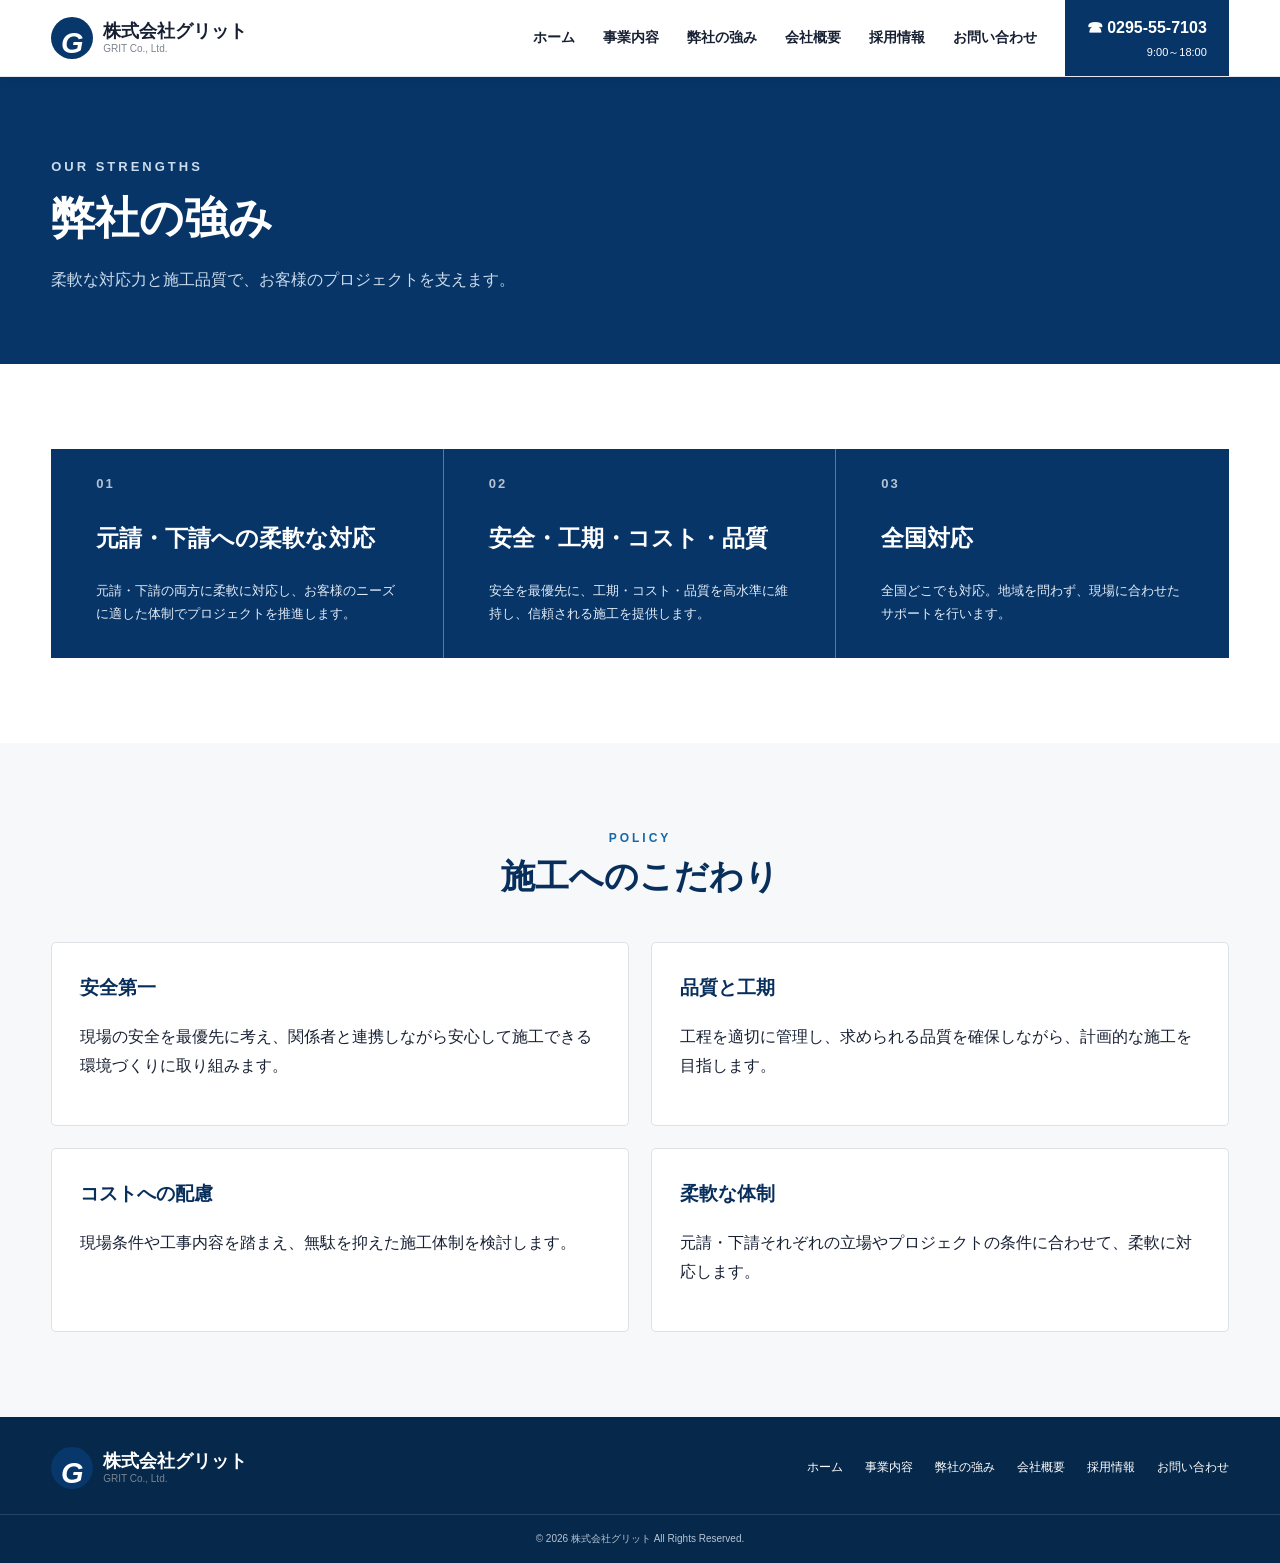
<file: strengths.html>
<!doctype html>
<html lang="ja">
    <head>
        <meta charset="utf-8" />
        <meta name="viewport" content="width=device-width,initial-scale=1" />
        <title>弊社の強み｜株式会社グリット</title>
        <link rel="stylesheet" href="style.css" />
    </head>
    <body>
        <header class="header">
            <div class="container nav">
                <a class="logo" href="index.html">
                    <span class="logo-mark">G</span>
                    <span>
                        <b>株式会社グリット</b>
                        <small>GRIT Co., Ltd.</small>
                    </span>
                </a>
                <button class="menu-btn">☰</button>
                <nav id="navMenu">
                    <a href="index.html">ホーム</a>
                    <a href="services.html">事業内容</a>
                    <a href="strengths.html">弊社の強み</a>
                    <a href="company.html">会社概要</a>
                    <a href="recruit.html">採用情報</a>
                    <a href="contact.html">お問い合わせ</a>
                </nav>
                <a class="header-tel" href="tel:0295557103">
                    ☎ 0295-55-7103
                    <small>9:00～18:00</small>
                </a>
            </div>
        </header>
        <section class="page-hero">
            <div class="container">
                <p class="eyebrow">OUR STRENGTHS</p>
                <h1>弊社の強み</h1>
                <p>柔軟な対応力と施工品質で、お客様のプロジェクトを支えます。</p>
            </div>
        </section>
        <section class="section">
            <div class="container">
                <div class="strength-grid" style="background:#073568;color:#fff">
                    <article>
                        <b>01</b>
                        <h3>元請・下請への柔軟な対応</h3>
                        <p>元請・下請の両方に柔軟に対応し、お客様のニーズに適した体制でプロジェクトを推進します。</p>
                    </article>
                    <article>
                        <b>02</b>
                        <h3>安全・工期・コスト・品質</h3>
                        <p>安全を最優先に、工期・コスト・品質を高水準に維持し、信頼される施工を提供します。</p>
                    </article>
                    <article>
                        <b>03</b>
                        <h3>全国対応</h3>
                        <p>全国どこでも対応。地域を問わず、現場に合わせたサポートを行います。</p>
                    </article>
                </div>
            </div>
        </section>
        <section class="section alt">
            <div class="container">
                <div class="section-head">
                    <span>POLICY</span>
                    <h2>施工へのこだわり</h2>
                </div>
                <div class="service-list">
                    <div class="detail">
                        <h3>安全第一</h3>
                        <p>
                            現場の安全を最優先に考え、関係者と連携しながら安心して施工できる環境づくりに取り組みます。
                        </p>
                    </div>
                    <div class="detail">
                        <h3>品質と工期</h3>
                        <p>工程を適切に管理し、求められる品質を確保しながら、計画的な施工を目指します。</p>
                    </div>
                    <div class="detail">
                        <h3>コストへの配慮</h3>
                        <p>現場条件や工事内容を踏まえ、無駄を抑えた施工体制を検討します。</p>
                    </div>
                    <div class="detail">
                        <h3>柔軟な体制</h3>
                        <p>元請・下請それぞれの立場やプロジェクトの条件に合わせて、柔軟に対応します。</p>
                    </div>
                </div>
            </div>
        </section>
        <footer>
            <div class="container footer">
                <div class="logo">
                    <span class="logo-mark">G</span>
                    <span>
                        <b>株式会社グリット</b>
                        <small>GRIT Co., Ltd.</small>
                    </span>
                </div>
                <div class="footer-nav">
                    <a href="index.html">ホーム</a>
                    <a href="services.html">事業内容</a>
                    <a href="strengths.html">弊社の強み</a>
                    <a href="company.html">会社概要</a>
                    <a href="recruit.html">採用情報</a>
                    <a href="contact.html">お問い合わせ</a>
                </div>
            </div>
            <p class="copyright">© 2026 株式会社グリット All Rights Reserved.</p>
        </footer>
        <script src="script.js"></script>
    </body>
</html>
</file>
<file: style.css>
* {
    box-sizing: border-box
}
html {
    scroll-behavior: smooth
}
body {
    margin: 0;
    font-family: "Noto Sans JP", "Yu Gothic", sans-serif;
    color: #172033;
    line-height: 1.8;
    background: #fff
}
a {
    color: inherit;
    text-decoration: none
}
.container {
    width: min(1180px, 92%);
    margin: auto
}
.header {
    position: sticky;
    top: 0;
    z-index: 20;
    background: #fff;
    border-bottom: 1px solid #e5e9ef;
    box-shadow: 0 2px 12px #00000010
}
.nav {
    min-height: 76px;
    display: flex;
    align-items: center;
    gap: 28px
}
.logo {
    display: flex;
    align-items: center;
    gap: 10px;
    margin-right: auto
}
.logo-mark {
    display: grid;
    place-items: center;
    width: 42px;
    height: 42px;
    border-radius: 50%;
    background: #08376c;
    color: #fff;
    font-size: 29px;
    font-weight: 800;
    font-style: italic
}
.logo b {
    display: block;
    font-size: 18px;
    line-height: 1.2
}
.logo small {
    display: block;
    font-size: 10px;
    color: #7b8490;
    line-height: 1.3
}
.nav nav {
    display: flex;
    gap: 28px;
    font-size: 14px;
    font-weight: 700
}
.nav nav a:hover, .footer-nav a:hover {
    color: #6bb1e5
}
.header-tel {
    background: #073568;
    color: #fff;
    min-height: 76px;
    display: flex;
    flex-direction: column;
    justify-content: center;
    padding: 0 22px;
    font-weight: 800
}
.header-tel small {
    font-size: 11px;
    text-align: right;
    font-weight: 400
}
.menu-btn {
    display: none;
    border: 0;
    background: none;
    font-size: 26px
}
.hero {
    height: 610px;
    position: relative;
    display: grid;
    align-items: center;
    overflow: hidden;
    color: #fff
}
.hero:before {
    content: "";
    position: absolute;
    inset: 0;
    background: linear-gradient(90deg, #062a54dd 0%, #062a5450 58%, #062a5400), url("images/hero-solar.jpg") center/cover
}
.hero-content {
    position: relative
}
.eyebrow {
    font-size: 13px;
    letter-spacing: 3px;
    font-weight: 700
}
.hero h1 {
    font-size: clamp(42px, 6vw, 72px);
    line-height: 1.25;
    margin: 15px 0;
    text-shadow: 0 2px 12px #0007
}
.hero p {
    font-size: 20px
}
.buttons {
    display: flex;
    gap: 14px;
    margin-top: 28px
}
.btn {
    display: inline-block;
    padding: 11px 28px;
    border: 1px solid #0b477d;
    border-radius: 2px;
    font-weight: 700
}
.btn.primary {
    background: #0b477d;
    color: #fff;
    border-color: #0b477d
}
.btn.light {
    background: #fff;
    color: #073568;
    border-color: #fff
}
.btn.outline {
    color: #073568
}
.page-hero {
    background: #073568;
    color: #fff;
    padding: 70px 0
}
.page-hero h1 {
    font-size: 44px;
    margin: 0
}
.page-hero p {
    margin: 8px 0 0;
    color: #cbdced
}
.section {
    padding: 85px 0
}
.section.alt {
    background: #f6f8fa
}
.section-head {
    text-align: center;
    margin-bottom: 42px
}
.section-head span {
    display: block;
    color: #1769aa;
    font-size: 12px;
    font-weight: 800;
    letter-spacing: 3px
}
.section-head h2 {
    font-size: 34px;
    margin: 4px 0;
    color: #082f5c;
    line-height: 1.35
}
.section-head.left {
    text-align: left
}
.section-head.light span, .section-head.light h2 {
    color: #fff
}
.lead {
    max-width: 850px;
    margin: -10px auto 40px;
    text-align: center
}
.quick-grid {
    display: grid;
    grid-template-columns: repeat(4, 1fr);
    border-top: 1px solid #dde4eb;
    border-left: 1px solid #dde4eb
}
.quick-grid article {
    padding: 28px;
    border-right: 1px solid #dde4eb;
    border-bottom: 1px solid #dde4eb;
    min-height: 240px
}
.icon {
    width: 46px;
    height: 46px;
    border-radius: 50%;
    display: grid;
    place-items: center;
    background: #1769aa;
    color: #fff;
    font-size: 22px;
    margin-bottom: 14px
}
.green {
    background: #35a66b
}
.orange {
    background: #f39a21
}
.quick-grid h3 {
    margin: 0 0 8px;
    color: #082f5c
}
.quick-grid p, .quick-grid a {
    font-size: 13px
}
.quick-grid a {
    color: #1769aa;
    font-weight: 700
}
.cards {
    display: grid;
    grid-template-columns: repeat(3, 1fr);
    gap: 22px
}
.service-card {
    background: #fff;
    border: 1px solid #dce2e8;
    border-radius: 5px;
    overflow: hidden
}
.service-card img {
    width: 100%;
    height: 220px;
    object-fit: cover;
    display: block
}
.service-card div {
    padding: 25px
}
.service-card h3 {
    color: #082f5c;
    font-size: 23px;
    margin: 0 0 10px
}
.service-card p, .service-card li {
    font-size: 14px
}
.service-card ul {
    padding-left: 20px
}
.service-list {
    display: grid;
    grid-template-columns: 1fr 1fr;
    gap: 22px
}
.detail {
    background: #fff;
    border: 1px solid #dce2e8;
    padding: 28px;
    border-radius: 5px
}
.detail h3 {
    margin-top: 0;
    color: #082f5c
}
.detail ul {
    margin-bottom: 0
}
.gallery {
    display: grid;
    grid-template-columns: repeat(3, 1fr);
    gap: 18px;
    margin-top: 28px
}
.gallery img {
    width: 100%;
    height: 220px;
    object-fit: cover;
    border-radius: 5px
}
.strength {
    background: #073568;
    color: #fff
}
.strength-grid {
    display: grid;
    grid-template-columns: repeat(3, 1fr)
}
.strength-grid article {
    padding: 20px 45px;
    border-right: 1px solid #ffffff55
}
.strength-grid article:last-child {
    border: 0
}
.strength-grid b {
    font-size: 13px;
    letter-spacing: 2px;
    opacity: .7
}
.strength-grid h3 {
    font-size: 23px;
    line-height: 1.5
}
.strength-grid p {
    font-size: 13px;
    color: #e4edf7
}
.two-col {
    display: grid;
    grid-template-columns: 1.2fr .8fr;
    gap: 60px
}
.company-table {
    width: 100%;
    border-collapse: collapse;
    font-size: 13px
}
.company-table th, .company-table td {
    border-bottom: 1px solid #e2e6eb;
    padding: 10px;
    text-align: left;
    vertical-align: top
}
.company-table th {
    width: 30%;
    background: #f7f9fb;
    color: #35506c
}
.company-table a, .apply a {
    color: #1769aa
}
.map-box {
    min-height: 420px;
    background: linear-gradient(#eaf3fa, #fff);
    border: 1px solid #dce5ee;
    padding: 45px;
    display: flex;
    flex-direction: column;
    justify-content: center;
    align-items: center;
    text-align: center
}
.map-pin {
    font-size: 60px;
    color: #1769aa
}
.map-box strong {
    font-size: 54px;
    color: #1769aa;
    line-height: 1
}
.jobs {
    display: grid;
    grid-template-columns: repeat(2, 1fr);
    gap: 20px
}
.jobs article {
    background: #fff;
    border: 1px solid #dde3e9;
    padding: 28px;
    border-radius: 5px
}
.job-tag {
    display: inline-block;
    background: #073568;
    color: #fff;
    padding: 3px 12px;
    font-size: 11px;
    border-radius: 20px
}
.welcome {
    background: #2e8b62
}
.jobs h3 {
    color: #082f5c;
    font-size: 21px;
    margin: 10px 0
}
.jobs p {
    font-size: 13px
}
.jobs dl {
    font-size: 12px;
    display: grid;
    grid-template-columns: 78px 1fr;
    margin: 18px 0 0
}
.jobs dt {
    font-weight: 800;
    color: #49617a
}
.jobs dd {
    margin: 0 0 7px
}
.apply {
    margin-top: 25px;
    background: #fff;
    border-left: 4px solid #1769aa;
    padding: 22px 28px
}
.apply h3 {
    margin: 0;
    color: #082f5c
}
.apply p {
    font-size: 13px
}
.contact {
    background: #0a315b;
    color: #fff
}
.contact-inner {
    display: grid;
    grid-template-columns: .8fr 1.2fr;
    gap: 60px;
    align-items: center
}
.contact-items {
    display: grid;
    grid-template-columns: 1fr 1fr;
    gap: 1px;
    background: #ffffff33
}
.contact-items>* {
    background: #0a315b;
    padding: 18px 22px
}
.contact-items small {
    display: block;
    color: #a9c7e2;
    font-size: 11px
}
.contact-items b {
    display: block;
    font-size: 16px
}
.contact-items a:hover {
    background: #104575
}
.notice {
    padding: 16px 20px;
    background: #fff7e8;
    border-left: 4px solid #f0a323;
    font-size: 13px
}
footer {
    background: #06284b;
    color: #fff;
    padding: 30px 0 15px
}
.footer {
    display: flex;
    align-items: center
}
.footer .logo {
    margin: 0
}
.footer-nav {
    display: flex;
    gap: 22px;
    margin-left: auto;
    font-size: 12px
}
.copyright {
    text-align: center;
    border-top: 1px solid #ffffff22;
    margin: 25px 0 0;
    padding-top: 15px;
    font-size: 10px;
    color: #b6c5d5
}
@media(max-width:900px) {
    .nav {
        min-height: 68px
    }
    .header-tel {
        display: none
    }
    .menu-btn {
        display: block
    }
    .nav nav {
        position: absolute;
        top: 68px;
        left: 0;
        right: 0;
        background: #fff;
        display: none;
        flex-direction: column;
        gap: 0;
        box-shadow: 0 10px 20px #0001
    }
    .nav nav.open {
        display: flex
    }
    .nav nav a {
        padding: 13px 5%;
        border-bottom: 1px solid #eee
    }
    .hero {
        height: 540px
    }
    .quick-grid {
        grid-template-columns: repeat(2, 1fr)
    }
    .cards, .service-list, .gallery {
        grid-template-columns: 1fr
    }
    .strength-grid {
        grid-template-columns: 1fr
    }
    .strength-grid article {
        border-right: 0;
        border-bottom: 1px solid #ffffff44;
        padding: 28px 10px
    }
    .two-col, .contact-inner {
        grid-template-columns: 1fr;
        gap: 35px
    }
    .jobs {
        grid-template-columns: 1fr
    }
    .footer {
        flex-direction: column;
        gap: 20px
    }
    .footer-nav {
        margin: 0;
        flex-wrap: wrap;
        justify-content: center
    }
    .page-hero h1 {
        font-size: 36px
    }
}
@media(max-width:560px) {
    .section {
        padding: 65px 0
    }
    .logo b {
        font-size: 15px
    }
    .hero {
        height: 560px
    }
    .hero h1 {
        font-size: 40px
    }
    .hero p {
        font-size: 16px
    }
    .buttons {
        flex-direction: column;
        max-width: 240px
    }
    .quick-grid {
        grid-template-columns: 1fr
    }
    .quick-grid article {
        min-height: auto
    }
    .section-head h2 {
        font-size: 29px
    }
    .service-card img {
        height: 190px
    }
    .company-table {
        font-size: 12px
    }
    .company-table th {
        width: 34%
    }
    .map-box {
        padding: 35px 20px;
        min-height: 320px
    }
    .contact-items {
        grid-template-columns: 1fr
    }
    .footer-nav {
        gap: 12px
    }
}
/* ===== 施工写真メリーゴーランド ===== */
.photo-carousel {
    position: relative;
    width: min(100%, 1040px);
    margin: 0 auto;
    display: flex;
    align-items: center;
    gap: 18px;
}
.carousel-stage {
    position: relative;
    width: 100%;
    height: 520px;
    perspective: 1400px;
    overflow: hidden;
}
.carousel-track {
    position: relative;
    width: 100%;
    height: 100%
}
.carousel-slide {
    position: absolute;
    left: 50%;
    top: 50%;
    width: min(78%, 760px);
    margin: 0;
    transform: translate(-50%, -50%) scale(.78) rotateY(38deg);
    opacity: .28;
    z-index: 1;
    transition: transform .8s cubic-bezier(.2, .7, .2, 1), opacity .8s, filter .8s;
    filter: brightness(.65) saturate(.8);
    pointer-events: none;
}
.carousel-slide img {
    display: block;
    width: 100%;
    height: 430px;
    object-fit: cover;
    border-radius: 8px;
    box-shadow: 0 20px 45px rgba(0, 0, 0, .22);
}
.carousel-slide figcaption {
    background: #fff;
    padding: 12px 18px;
    border-radius: 0 0 8px 8px;
    box-shadow: 0 10px 25px rgba(0, 0, 0, .10);
}
.carousel-slide figcaption strong, .carousel-slide figcaption span {
    display: block
}
.carousel-slide figcaption strong {
    color: #082f5c;
    font-size: 16px
}
.carousel-slide figcaption span {
    font-size: 12px;
    color: #66778a;
    margin-top: 2px
}
.carousel-slide.is-active {
    transform: translate(-50%, -50%) scale(1) rotateY(0);
    opacity: 1;
    z-index: 3;
    filter: none;
    pointer-events: auto;
}
.carousel-slide.is-prev {
    transform: translate(calc(-50% - 255px), -50%) scale(.78) rotateY(38deg);
    opacity: .38;
    z-index: 2;
}
.carousel-slide.is-next {
    transform: translate(calc(-50% + 255px), -50%) scale(.78) rotateY(-38deg);
    opacity: .38;
    z-index: 2;
}
.carousel-btn {
    flex: 0 0 48px;
    width: 48px;
    height: 48px;
    border: 1px solid #cbd5df;
    border-radius: 50%;
    background: #fff;
    color: #073568;
    font-size: 36px;
    line-height: 1;
    cursor: pointer;
    box-shadow: 0 5px 18px rgba(0, 0, 0, .10);
    transition: transform .2s, background .2s, color .2s;
    z-index: 5;
}
.carousel-btn:hover {
    transform: scale(1.08);
    background: #073568;
    color: #fff
}
.carousel-controls {
    display: flex;
    justify-content: center;
    gap: 9px;
    margin-top: 20px
}
.dot {
    width: 10px;
    height: 10px;
    padding: 0;
    border: 0;
    border-radius: 50%;
    background: #c5ced8;
    cursor: pointer;
}
.dot.is-active {
    background: #1769aa;
    transform: scale(1.25)
}
.carousel-note {
    text-align: center;
    color: #718096;
    font-size: 12px;
    margin: 14px 0 0
}
@media(max-width:900px) {
    .carousel-stage {
        height: 430px
    }
    .carousel-slide {
        width: 76%
    }
    .carousel-slide img {
        height: 340px
    }
    .carousel-slide.is-prev {
        transform: translate(calc(-50% - 180px), -50%) scale(.72) rotateY(38deg)
    }
    .carousel-slide.is-next {
        transform: translate(calc(-50% + 180px), -50%) scale(.72) rotateY(-38deg)
    }
}
@media(max-width:560px) {
    .photo-carousel {
        gap: 5px
    }
    .carousel-stage {
        height: 390px
    }
    .carousel-slide {
        width: 86%
    }
    .carousel-slide img {
        height: 300px
    }
    .carousel-slide.is-prev, .carousel-slide.is-next {
        opacity: .12
    }
    .carousel-slide.is-prev {
        transform: translate(calc(-50% - 105px), -50%) scale(.72) rotateY(25deg)
    }
    .carousel-slide.is-next {
        transform: translate(calc(-50% + 105px), -50%) scale(.72) rotateY(-25deg)
    }
    .carousel-btn {
        flex: 0 0 40px;
        width: 40px;
        height: 40px;
        font-size: 29px
    }
}

/* ===== 電気工事・付帯工事 3Dメリーゴーランド ===== */
.service-carousel-block {
    margin-top: 78px;
}
.service-carousel-block + .service-carousel-block {
    margin-top: 88px;
}
.photo-carousel-3d {
    position: relative;
    width: min(100%, 1120px);
    margin: 0 auto;
    display: flex;
    align-items: center;
    gap: 18px;
}
.carousel-stage-3d {
    position: relative;
    width: 100%;
    height: 560px;
    perspective: 1600px;
    perspective-origin: 50% 50%;
    overflow: hidden;
}
.carousel-track-3d {
    position: relative;
    width: 100%;
    height: 100%;
    transform-style: preserve-3d;
}
.carousel-slide-3d {
    position: absolute;
    left: 50%;
    top: 50%;
    width: min(68%, 700px);
    margin: 0;
    transform: translate(-50%, -50%) translateX(0) scale(.68) rotateY(0deg);
    opacity: 0;
    z-index: 1;
    filter: brightness(.58) saturate(.72);
    transition:
        transform .75s cubic-bezier(.22,.72,.2,1),
        opacity .55s ease,
        filter .55s ease;
    pointer-events: none;
    transform-style: preserve-3d;
}
.carousel-slide-3d img {
    display: block;
    width: 100%;
    height: 440px;
    object-fit: cover;
    border-radius: 12px;
    box-shadow: 0 24px 55px rgba(0,0,0,.24);
}
.carousel-slide-3d figcaption {
    background: #fff;
    padding: 14px 20px;
    border-radius: 0 0 12px 12px;
    box-shadow: 0 12px 28px rgba(0,0,0,.12);
}
.carousel-slide-3d figcaption strong,
.carousel-slide-3d figcaption span {
    display: block;
}
.carousel-slide-3d figcaption strong {
    color: #082f5c;
    font-size: 17px;
}
.carousel-slide-3d figcaption span {
    color: #66778a;
    font-size: 12px;
    margin-top: 2px;
}
.carousel-slide-3d.is-active {
    transform: translate(-50%, -50%) translateX(0) scale(1) rotateY(0deg);
    opacity: 1;
    z-index: 3;
    filter: none;
    pointer-events: auto;
}
.carousel-slide-3d.is-prev {
    transform: translate(-50%, -50%) translateX(-340px) scale(.72) rotateY(42deg);
    opacity: .42;
    z-index: 2;
}
.carousel-slide-3d.is-next {
    transform: translate(-50%, -50%) translateX(340px) scale(.72) rotateY(-42deg);
    opacity: .42;
    z-index: 2;
}
.carousel-slide-3d.is-prev img,
.carousel-slide-3d.is-next img {
    box-shadow: 0 18px 40px rgba(0,0,0,.18);
}
.carousel-btn {
    position: relative;
    flex: 0 0 50px;
    width: 50px;
    height: 50px;
    border: 1px solid #cbd5df;
    border-radius: 50%;
    background: #fff;
    color: #073568;
    font-size: 36px;
    line-height: 1;
    cursor: pointer;
    box-shadow: 0 6px 20px rgba(0,0,0,.12);
    transition: transform .2s, background .2s, color .2s;
    z-index: 5;
}
.carousel-btn:hover {
    transform: scale(1.08);
    background: #073568;
    color: #fff;
}
.carousel-controls-3d {
    margin-top: 4px;
}
.carousel-controls-3d .dot {
    width: 11px;
    height: 11px;
}
@media (max-width: 900px) {
    .service-carousel-block {
        margin-top: 62px;
    }
    .carousel-stage-3d {
        height: 470px;
    }
    .carousel-slide-3d {
        width: 72%;
    }
    .carousel-slide-3d img {
        height: 350px;
    }
    .carousel-slide-3d.is-prev {
        transform: translate(-50%, -50%) translateX(-220px) scale(.68) rotateY(38deg);
    }
    .carousel-slide-3d.is-next {
        transform: translate(-50%, -50%) translateX(220px) scale(.68) rotateY(-38deg);
    }
}
@media (max-width: 560px) {
    .service-carousel-block {
        margin-top: 52px;
    }
    .service-carousel-block + .service-carousel-block {
        margin-top: 65px;
    }
    .photo-carousel-3d {
        gap: 5px;
    }
    .carousel-stage-3d {
        height: 405px;
    }
    .carousel-slide-3d {
        width: 88%;
    }
    .carousel-slide-3d img {
        height: 295px;
    }
    .carousel-slide-3d figcaption {
        padding: 11px 14px;
    }
    .carousel-slide-3d figcaption strong {
        font-size: 15px;
    }
    .carousel-slide-3d.is-prev {
        transform: translate(-50%, -50%) translateX(-108px) scale(.68) rotateY(28deg);
        opacity: .12;
    }
    .carousel-slide-3d.is-next {
        transform: translate(-50%, -50%) translateX(108px) scale(.68) rotateY(-28deg);
        opacity: .12;
    }
    .photo-carousel-3d .carousel-btn {
        flex: 0 0 40px;
        width: 40px;
        height: 40px;
        font-size: 29px;
    }
}


/* company.html - Google Maps */
.google-map {
    width: 100%;
    margin: 22px 0 16px;
    overflow: hidden;
    border-radius: 14px;
    box-shadow: 0 8px 24px rgba(0,0,0,.12);
    background: #eee;
}
.google-map iframe {
    display: block;
    width: 100%;
    min-height: 320px;
}
.map-link {
    display: inline-flex;
    margin-top: 4px;
}
@media (max-width: 768px) {
    .google-map iframe {
        min-height: 260px;
    }
}
</file>
